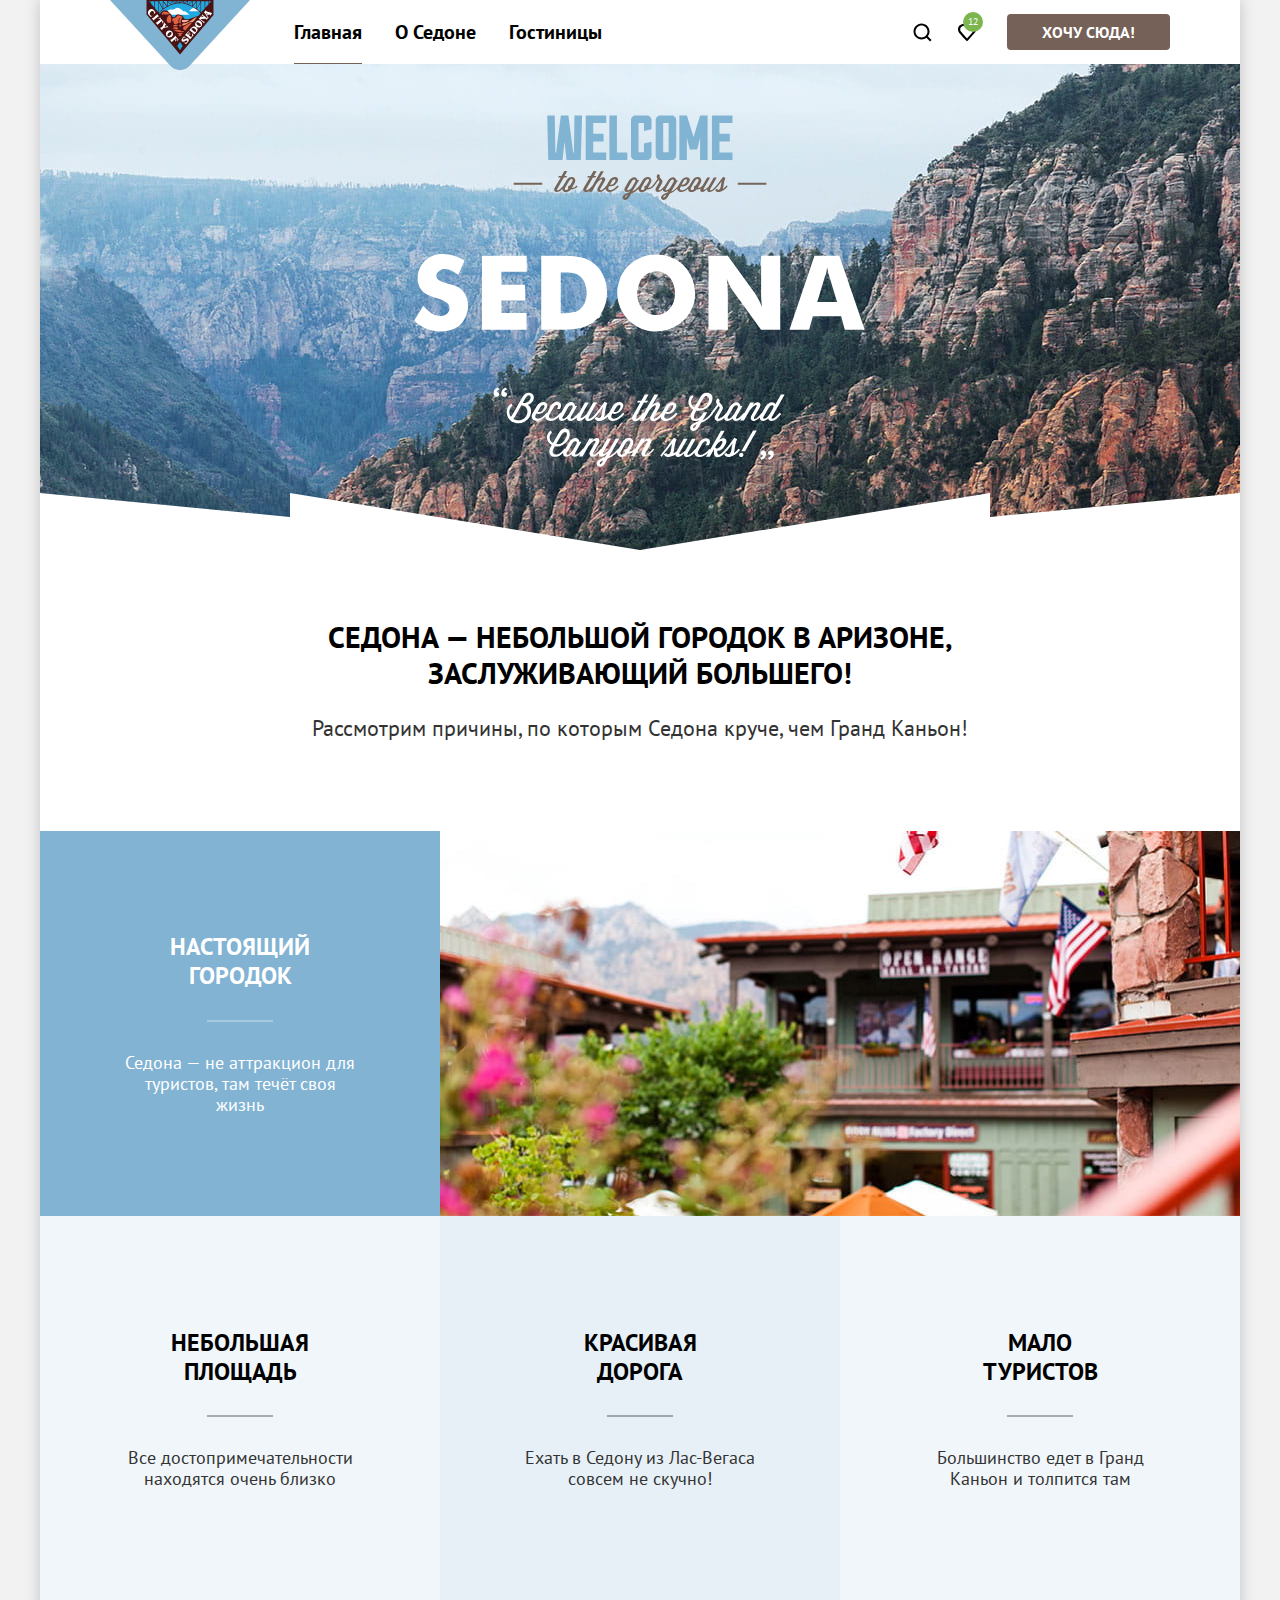
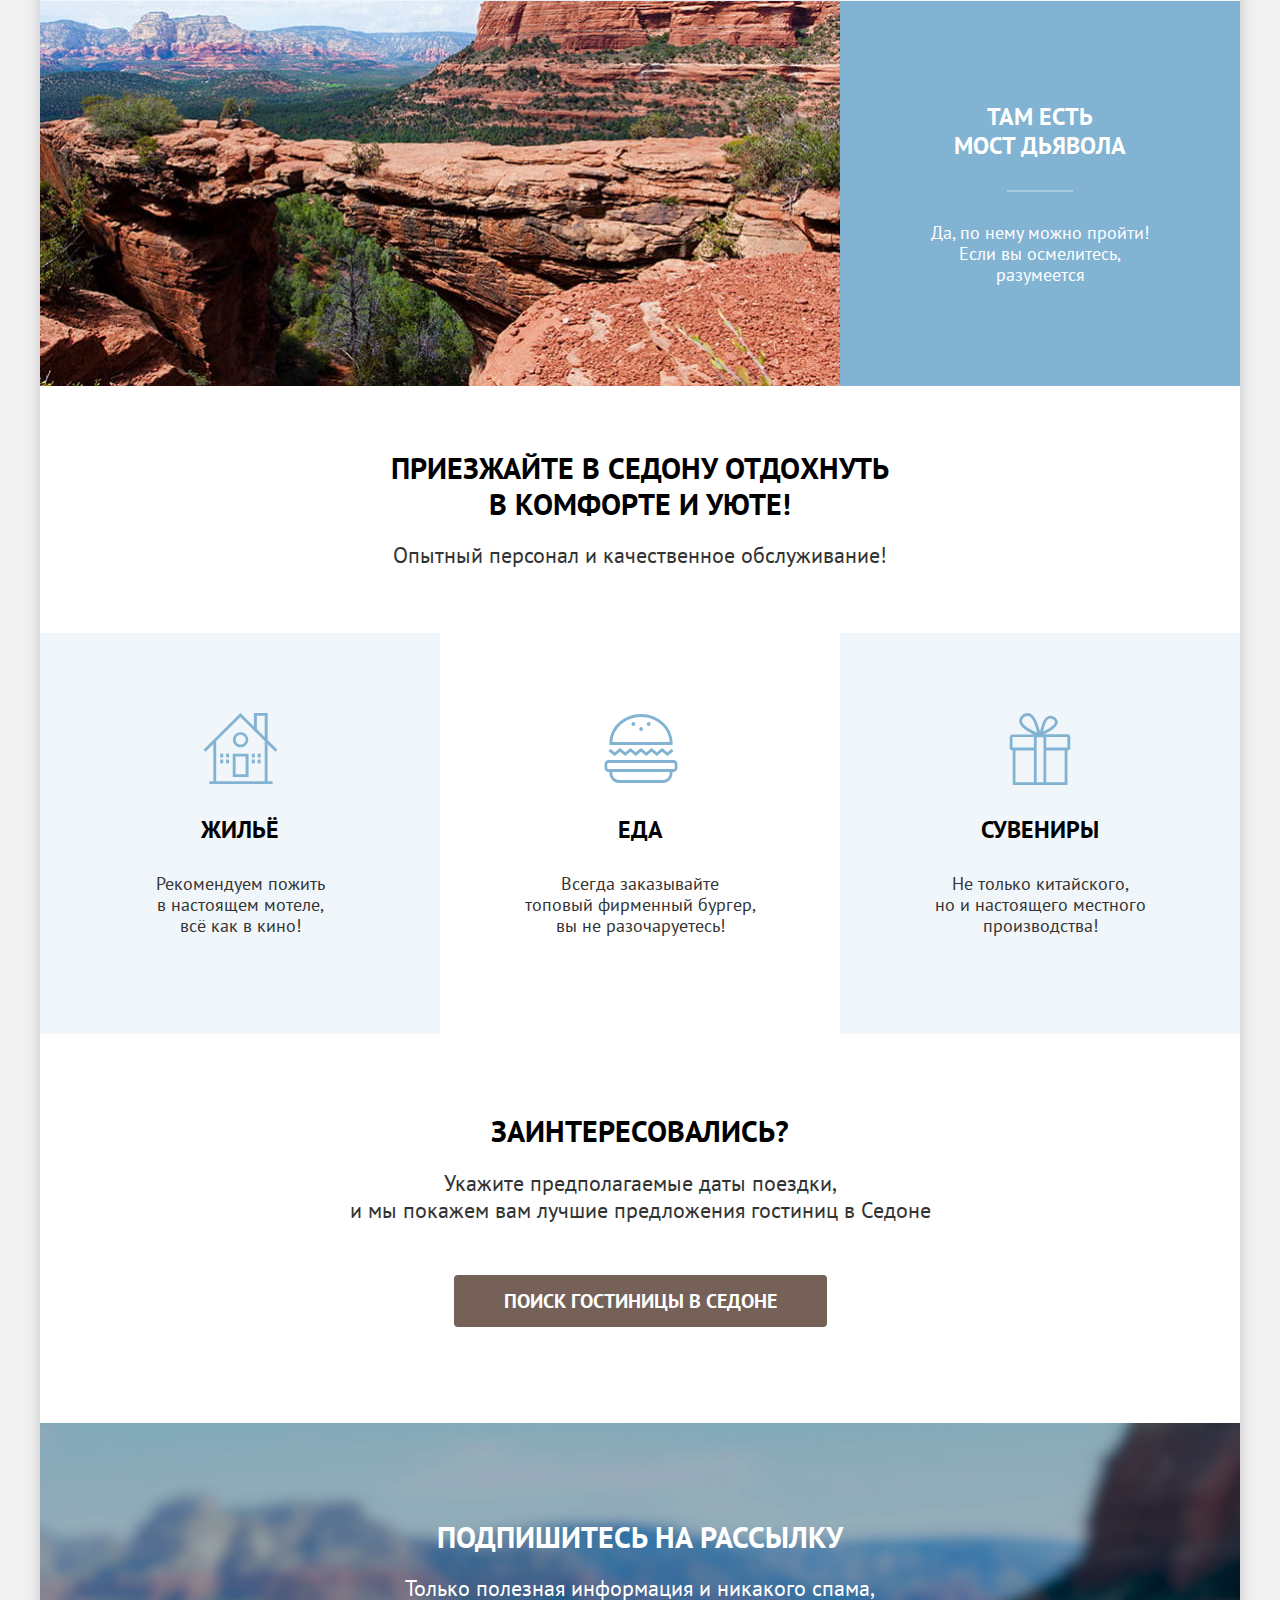
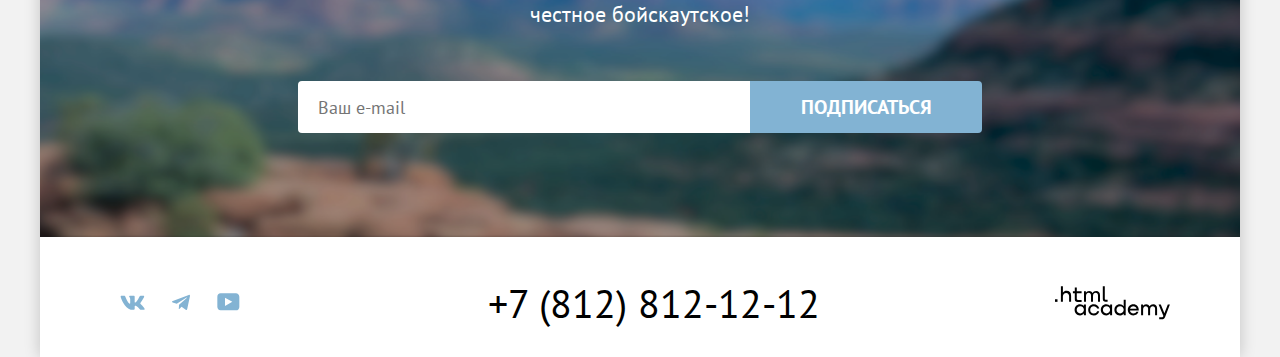
<file: index.html>
<!DOCTYPE html>
<html lang="ru">

  <head>
    <meta charset="utf-8">
    <title>HTML Academy: Седона</title>
    <link rel="stylesheet" href="styles/style.css">
    <link rel="icon" href="favicon.ico">
    <link rel="icon" type="image/png" sizes="32x32" href="images/favicon.png">
  </head>

  <body>
    <div class="wrapper">
      <header class="header">
        <div class="navigation">
          <a class="navigation-logo" href="#" aria-label="Логотип Седона.">
            <img src="images/nav/logo.svg" width="140" height="70" alt="Логотип Седона">
          </a>
          <nav class="navigation-menu">
            <a class="navigation-link active" href="#">Главная</a>
            <a class="navigation-link" href="#">О Седоне</a>
            <a class="navigation-link" href="#">Гостиницы</a>
          </nav>
          <nav class="navigation-user">
            <a class="navigation-link-search" href="#" aria-label="Поиск.">
              <svg role="img" aria-label="Иконка поиска." width="20" height="20" viewBox="0 0 20 20" fill="currentColor"
                xmlns="http://www.w3.org/2000/svg">
                <path
                  d="M19.5 18.0083L15.8 14.3287C16.8 13.0359 17.5 11.3453 17.5 9.4558C17.5 5.08011 13.9 1.5 9.5 1.5C5.1 1.5 1.5 5.17956 1.5 9.55525C1.5 13.9309 5.1 17.511 9.5 17.511C11.3 17.511 13 16.9144 14.4 15.8204L18.1 19.5L19.5 18.0083ZM9.5 15.5221C6.2 15.5221 3.5 12.837 3.5 9.55525C3.5 6.27348 6.2 3.5884 9.5 3.5884C12.8 3.5884 15.5 6.27348 15.5 9.55525C15.5 12.837 12.8 15.5221 9.5 15.5221Z"
                  fill="currentColor" />
              </svg>
            </a>
            <a class="navigation-link-favorite" href="#" aria-label="Избранное.">
              <svg role="img" aria-label="Иконка избранного." width="18" height="17" viewBox="0 0 18 17"
                fill="currentColor" xmlns="http://www.w3.org/2000/svg">
                <path
                  d="M8.9 17C8.6 17 8.3 16.9 8.1 16.6C2.7 10.5 1.4 9.1 1.1 8.7C0.4 7.8 0 6.6 0 5.4C0 2.4 2.4 0 5.5 0C6.8 0 8 0.5 9 1.3C10 0.5 11.3 0 12.5 0C15.5 0 18 2.4 18 5.4C18 6.7 17.5 7.9 16.7 8.8L9.7 16.7C9.5 16.9 9.3 17 8.9 17ZM2.9 7.5C3.2 7.9 6.4 11.5 9 14.4L15.2 7.4C15.7 6.9 15.9 6.2 15.9 5.4C15.9 3.6 14.4 2.1 12.6 2.1C11.6 2.1 10.6 2.6 9.9 3.4C9.6 3.7 9.3 3.8 9 3.8C8.7 3.8 8.4 3.6 8.2 3.4C7.5 2.6 6.5 2.1 5.5 2.1C3.7 2.1 2.2 3.6 2.2 5.4C2.1 6.3 2.5 7 2.9 7.5C2.8 7.5 2.8 7.5 2.9 7.5Z"
                  fill="currentColor" />
              </svg>
              <span class="favorite-count">12</span>
            </a>
            <a class="login-link" href="#">Хочу сюда!</a>
          </nav>
        </div>
      </header>

      <main class="main">
        <div class="main-background-image">
          <img class="promo-image" src="images/welcome.svg" width="452" height="352" alt="промо Седона.">
          <div class="divider"></div>
        </div>
        <header class="advantages-header">
          <h1>Седона — небольшой городок в Аризоне,<br>заслуживающий большего!</h1>
          <p>Рассмотрим причины, по которым Седона круче, чем Гранд Каньон!</p>
        </header>

        <section class="advantages">
          <article class="advantages-item-blue">
            <div class="advantages-text">
              <h2 class="advantages-title">Настоящий городок</h2>
              <p class="advantages-description-item-blue">Седона &mdash; не аттракцион для туристов, там течёт своя
                жизнь</p>
            </div>
            <img class="advantages-image" src="images/advantages/photo-1.jpg" width="800" height="385" alt="городок.">
          </article>

          <article class="advantages-item">
            <h2 class="features-title">Небольшая площадь</h2>
            <p class="advantages-description">Все достопримечательности находятся очень близко</p>
          </article>

          <article class="advantages-item advantages-item-color">
            <h2 class="features-title">Красивая дорога</h2>
            <p class="advantages-description">Ехать в Седону из Лас-Вегаса совсем не скучно!</p>
          </article>
          <article class="advantages-item">
            <h2 class="features-title">Мало туристов</h2>
            <p class="advantages-description">Большинство едет в Гранд Каньон и толпится там</p>
          </article>

          <article class="advantages-item-blue reverse">
            <div class="advantages-text">
              <h2 class="advantages-title">Там есть мост дьявола</h2>
              <p class="advantages-description-item-blue">Да, по нему можно пройти! Если вы осмелитесь, разумеется</p>
            </div>
            <img class="advantages-image" src="images/advantages/photo-2.jpg" width="800" height="385"
              alt="мост дьявола.">
          </article>
        </section>

        <header class="catalog-header">
          <h2>Приезжайте в Седону отдохнуть<br> в комфорте и уюте!</h2>
          <p>Опытный персонал и качественное обслуживание!</p>
        </header>

        <section class="catalog">
          <h2 class="catalog-page" aria-label="Страница каталога."></h2>
          <article class="catalog-item catalog-item-color">
            <div class="catalog-image"></div>
            <h3 class="catalog-title">Жильё</h3>
            <p class="catalog-description">Рекомендуем пожить<br>в настоящем мотеле,<br>всё как в кино!
            </p>
          </article>
          <article class="catalog-item">
            <div class="catalog-image"></div>
            <h3 class="catalog-title">Еда</h3>
            <p class="catalog-description">Всегда заказывайте<br> топовый фирменный бургер, вы не разочаруетесь!
            </p>
          </article>
          <article class="catalog-item catalog-item-color">
            <div class="catalog-image"></div>
            <h3 class="catalog-title">Сувениры</h3>
            <p class="catalog-description">Не&nbsp;только китайского, но&nbsp;и&nbsp;настоящего местного производства!
            </p>
          </article>
        </section>

        <header class="search-hotel-sedona">
          <h2>Заинтересовались?</h2>
          <p>Укажите предполагаемые даты поездки,<br> и мы покажем вам лучшие предложения
            гостиниц в Седоне</p>
          <a class="search-hotel" href="#">Поиск гостиницы в Седоне</a>
        </header>
      </main>

      <section class="subscribe-container">
        <div class="subscribe">
          <h2>
            Подпишитесь на рассылку
          </h2>
          <p>
            Только полезная информация и никакого спама,<br> честное бойскаутское!
          </p>
          <form class="subscribe-form" action="https://echo.htmlacademy.ru/" method="post">
            <label for="email" class="visually-hidden">Введите ваш e-mail</label>
            <input type="email" id="email" class="email" name="email" placeholder="Ваш e-mail" required>
            <button class="subscribe-button" type="submit">Подписаться</button>
          </form>
        </div>
      </section>

      <footer class="footer">
        <div class="social-icons">
          <a href="#" class="icon vk" aria-label="ВКонтакте.">
            <svg role="img" aria-label="Иконка ВКонтакте." width="25" height="15" viewBox="0 0 25 15" fill="currentColor" xmlns="http://www.w3.org/2000/svg">
              <path fill-rule="evenodd" clip-rule="evenodd"
                d="M24.1164 1.80445C24.2824 1.25845 24.1164 0.856445 23.3214 0.856445H20.6964C20.0284 0.856445 19.7204 1.20345 19.5534 1.58645C19.5534 1.58645 18.2184 4.78245 16.3274 6.85845C15.7154 7.46045 15.4374 7.65145 15.1034 7.65145C14.9364 7.65145 14.6854 7.46045 14.6854 6.91345V1.80445C14.6854 1.14845 14.5014 0.856445 13.9454 0.856445H9.81744C9.40044 0.856445 9.14944 1.16045 9.14944 1.44945C9.14944 2.07045 10.0954 2.21445 10.1924 3.96245V7.76045C10.1924 8.59345 10.0394 8.74444 9.70544 8.74444C8.81544 8.74444 6.65044 5.53345 5.36544 1.85945C5.11644 1.14445 4.86444 0.856445 4.19344 0.856445H1.56644C0.816443 0.856445 0.666443 1.20345 0.666443 1.58645C0.666443 2.26845 1.55644 5.65645 4.81144 10.1374C6.98144 13.1974 10.0364 14.8564 12.8194 14.8564C14.4884 14.8564 14.6944 14.4884 14.6944 13.8534V11.5404C14.6944 10.8034 14.8524 10.6564 15.3814 10.6564C15.7714 10.6564 16.4384 10.8484 17.9964 12.3234C19.7764 14.0724 20.0694 14.8564 21.0714 14.8564H23.6964C24.4464 14.8564 24.8224 14.4884 24.6064 13.7604C24.3684 13.0364 23.5184 11.9854 22.3914 10.7384C21.7794 10.0284 20.8614 9.26345 20.5824 8.88045C20.1934 8.38945 20.3044 8.17044 20.5824 7.73345C20.5824 7.73345 23.7824 3.30745 24.1154 1.80445H24.1164Z"
                fill="currentColor" />
            </svg>
          </a>
          <a href="#" class="icon telegram" aria-label="Телеграм.">
            <svg role="img" aria-label="Иконка Телеграм." width="18" height="16" viewBox="0 0 18 16" fill="currentColor" xmlns="http://www.w3.org/2000/svg">
              <path
                d="M16.785 0.955705L0.840489 7.1042C-0.247661 7.54126 -0.241365 8.14828 0.640845 8.41897L4.73445 9.69597L14.2058 3.72014C14.6537 3.44766 15.0629 3.59424 14.7265 3.89281L7.05283 10.8183H7.05103L7.05283 10.8192L6.77045 15.0387C7.18413 15.0387 7.36669 14.8489 7.59871 14.625L9.58705 12.6915L13.7229 15.7464C14.4855 16.1664 15.0332 15.9506 15.2229 15.0405L17.9379 2.2453C18.2158 1.13107 17.5126 0.626562 16.785 0.955705Z"
                fill="currentColor" />
            </svg>
          </a>
          <a href="#" class="icon youtube" aria-label="Ютуб.">
            <svg role="img" aria-label="Иконка Ютуб." width="23" height="18" viewBox="0 0 23 18" fill="currentColor" xmlns="http://www.w3.org/2000/svg">
              <path
                d="M18.9403 0.356445H3.5075C1.64681 0.356445 0.333374 1.9502 0.333374 3.75645V13.8502C0.333374 15.7627 1.64681 17.3564 3.5075 17.3564H19.1592C20.801 17.3564 22.3334 15.7627 22.3334 13.9564V3.75645C22.1145 1.9502 20.801 0.356445 18.9403 0.356445ZM7.99507 12.8939V4.81894L15.3284 8.85645L7.99507 12.8939Z"
                fill="currentColor" />
            </svg>

          </a>
        </div>
        <a class="tel" href="tel:+78128121212">+7 (812) 812-12-12</a>
        <a class="copyright" href="#">
          <svg role="img" aria-label="Логотип авторских прав." width="115" height="34" viewBox="0 0 115 34" fill="none" xmlns="http://www.w3.org/2000/svg">
            <path d="M0 13.2564V15.8564H2.5V13.2564H0Z" fill="currentColor" />
            <path
              d="M11.6 4.85645C10 4.85645 8.8 5.55645 8 6.55645H7.9V0.356445H5.9V15.8564H7.9V10.5564C7.9 8.45645 9.2 6.95645 11.2 6.95645C13 6.95645 14.1 8.35645 14.1 10.1564V15.8564H16.1V9.75644C16.2 6.75644 14.3 4.85645 11.6 4.85645Z"
              fill="currentColor" />
            <path
              d="M26.6 5.15645H21.8V1.45645H19.8V5.25645H17.9V7.25645H19.8V13.2564C19.8 14.9564 20.8 15.9564 22.5 15.9564H26.6V13.9564H22.9C22.2 13.9564 21.8 13.5564 21.8 12.8564V7.15645H26.6V5.15645Z"
              fill="currentColor" />
            <path
              d="M41.1 4.95645C39.5 4.95645 38.2 5.75644 37.6 7.05645H37.5C36.9 5.85645 35.7 4.95645 34.1 4.95645C32.7 4.95645 31.6 5.75645 31 6.75645H30.9V5.15645H29V15.7564H31V10.3564C31 8.35645 32 6.85645 33.6 6.85645C35.1 6.85645 36 7.85645 36 9.45645V15.7564H38V10.1564C38 7.75645 39.4 6.85645 40.6 6.85645C42.1 6.85645 43 7.85645 43 9.45645V15.7564H45V9.25644C45.1 6.75644 43.6 4.95645 41.1 4.95645Z"
              fill="currentColor" />
            <path
              d="M47.8 13.0564C47.8 14.7564 48.8 15.7564 50.6 15.7564H52.6V13.7564H50.9C50.2 13.7564 49.8 13.3564 49.8 12.6564V0.356445H47.8V13.0564Z"
              fill="currentColor" />
            <path
              d="M28.9 20.0564C28 18.9564 26.7 18.2564 25 18.2564C21.9 18.2564 19.6 20.5564 19.6 23.8564C19.6 27.1564 21.9 29.4564 25 29.4564C26.8 29.4564 28 28.6564 28.8 27.5564H28.9V29.1564H30.9V18.5564H28.9V20.0564ZM25.3 27.4564C23.1 27.4564 21.7 25.8564 21.7 23.8564C21.7 21.8564 23.1 20.2564 25.3 20.2564C27.5 20.2564 28.9 21.8564 28.9 23.8564C28.9 25.7564 27.5 27.4564 25.3 27.4564Z"
              fill="currentColor" />
            <path
              d="M44.2 22.3564C43.7 19.9564 41.6 18.2564 38.8 18.2564C35.4 18.2564 33.2 20.7564 33.2 23.8564C33.2 26.9564 35.4 29.4564 38.8 29.4564C41.6 29.4564 43.7 27.6564 44.2 25.2564H42.1C41.7 26.5564 40.4 27.5564 38.8 27.5564C36.6 27.5564 35.2 25.9564 35.2 23.9564C35.2 21.9564 36.6 20.3564 38.8 20.3564C40.4 20.3564 41.6 21.3564 42.1 22.5564H44.2V22.3564Z"
              fill="currentColor" />
            <path
              d="M55.1 20.0564C54.2 18.9564 52.9 18.2564 51.2 18.2564C48.1 18.2564 45.8 20.5564 45.8 23.8564C45.8 27.1564 48.1 29.4564 51.2 29.4564C53 29.4564 54.2 28.6564 55 27.5564H55.1V29.1564H57.1V18.5564H55.1V20.0564ZM51.5 27.4564C49.3 27.4564 47.9 25.8564 47.9 23.8564C47.9 21.8564 49.3 20.2564 51.5 20.2564C53.7 20.2564 55.1 21.8564 55.1 23.8564C55.1 25.7564 53.6 27.4564 51.5 27.4564Z"
              fill="currentColor" />
            <path
              d="M68.7 20.1564C67.8 19.0564 66.5 18.2564 64.8 18.2564C61.7 18.2564 59.4 20.5564 59.4 23.8564C59.4 27.1564 61.6 29.4564 64.8 29.4564C66.5 29.4564 67.8 28.6564 68.6 27.6564H68.7V29.1564H70.7V13.7564H68.7V20.1564ZM65.1 27.4564C62.9 27.4564 61.5 25.8564 61.5 23.8564C61.5 21.8564 62.9 20.2564 65.1 20.2564C67.3 20.2564 68.7 21.8564 68.7 23.8564C68.6 25.8564 67.2 27.4564 65.1 27.4564Z"
              fill="currentColor" />
            <path
              d="M78.3 18.2564C75 18.2564 72.8 20.7564 72.8 23.8564C72.8 26.8564 74.9 29.4564 78.3 29.4564C80.8 29.4564 82.8 28.1564 83.5 25.8564H81.4C80.9 26.8564 79.8 27.4564 78.4 27.4564C76.5 27.4564 75.1 26.1564 75 24.5564H83.8C84 20.9564 81.8 18.2564 78.3 18.2564ZM78.3 20.1564C80 20.1564 81.3 21.1564 81.6 22.7564H75.1C75.4 21.2564 76.6 20.1564 78.3 20.1564Z"
              fill="currentColor" />
            <path
              d="M98.2 18.2564C96.6 18.2564 95.3 19.0564 94.6 20.2564H94.5C93.9 19.0564 92.7 18.2564 91.1 18.2564C89.7 18.2564 88.6 18.9564 88 20.0564V18.5564H86.1V29.1564H88.1V23.7564C88.1 21.7564 89.1 20.3564 90.7 20.2564C92.2 20.2564 93.1 21.2564 93.1 22.8564V29.1564H95.1V23.5564C95.1 21.1564 96.5 20.2564 97.7 20.2564C99.2 20.2564 100.1 21.2564 100.1 22.8564V29.1564H102.1V22.6564C102.2 20.0564 100.7 18.2564 98.2 18.2564Z"
              fill="currentColor" />
            <path
              d="M109.4 27.3564L105.8 18.4564H103.6L108.4 30.0564C108.1 30.9564 107.7 31.2564 106.7 31.2564H104.2V33.2564H106.7C108.5 33.2564 109.5 32.4564 110.2 30.6564L114.9 18.4564H112.8L109.4 27.3564Z"
              fill="currentColor" />
          </svg>
        </a>
      </footer>


    </div>

    <div class="modal-container modal-container-close">
      <section class="modal">
        <h2 class="modal-title">Поиск гостиницы в Седоне</h2>
        <button class="modal-close" type="button" aria-label="Закрыть модальное окно.">
          <svg class="cross" role="img" aria-label="Иконка закрытия" width="15" height="15" viewBox="0 0 15 15" fill="none" xmlns="http://www.w3.org/2000/svg">
            <path
              d="M14.4907 1.78279L13.1984 0.490479L7.49072 6.19817L1.78303 0.490479L0.490723 1.78279L6.19842 7.49048L0.490723 13.1982L1.78303 14.4905L7.49072 8.78279L13.1984 14.4905L14.4907 13.1982L8.78303 7.49048L14.4907 1.78279Z"
              fill="black" />
          </svg>
        </button>
        <div class="modal-auth">
          <form class="modal-auth-form" action="https://echo.htmlacademy.ru/" method="post">
            <div class="label-wrapper-date">
              <label for="date-start" id="date-start-label">Дата Заезда:</label>
              <input class="auth-form-field" type="text" name="date-start" id="date-start" placeholder="27 апреля 2020"
                required>
              <span class="alert-error">Мы не можем отправить вас в прошлое.</span>
            </div>
            <div class="label-wrapper-date">
              <label for="date-end" class="date-label">Дата Выезда:</label>
              <input class="auth-form-field" type="text" name="date-end" id="date-end" placeholder="1 сентября 2023"
                required>
              <span class="alert">На эти даты есть свободные номера. Пока есть.</span>
            </div>
            <div class="label-wrapper">
              <div class="clients-wrapper">
                <label for="clients-older-field">Взрослые:</label>
                <input class="auth-form-field" type="number" name="clients-older" id="clients-older-field"
                  placeholder="2" required>
                <span class="button-counter-wrapper">
                  <button class="button-counter" type="button">
                    <svg class="clients clients-minus" role="img" aria-label="Уменьшить количество взрослых." width="15" height="2"
                      viewBox="0 0 15 2" fill="currentColor" xmlns="http://www.w3.org/2000/svg">
                      <path d="M0.392822 0L0.392822 2L14.3928 2V0L0.392822 0Z" fill="currentColor" />
                    </svg>
                  </button>
                  <button class="button-counter" type="button">
                    <svg class="clients clients-plus" role="img" aria-label="Добавить количество взрослых." width="14" height="14"
                      viewBox="0 0 14 14" fill="currentColor" xmlns="http://www.w3.org/2000/svg">
                      <path d="M14 6H8V0H6V6H0V8H6V14H8V8H14V6Z" fill="currentColor" />
                    </svg>
                  </button>
                </span>
              </div>
              <div class="clients-wrapper clients-child">
                <div class="form-label-icon">
                  <label for="clients-child-field">Дети:</label>
                  <div class="tooltip">
                    <button class="tooltip-toggle" type="button" aria-label="Всплывающая подсказка."></button>
                    <p class="tooltip-text">Укажите количество детей, которые будут
                      с вами, возраст которых от 6 до 18 лет. Дети до 6 лет размещаются бесплатно.</p>
                  </div>
                </div>
                <input class="auth-form-field" type="number" name="clients-child" id="clients-child-field"
                  placeholder="2" required>
                <div class="button-counter-wrapper">
                  <button class="button-counter" type="button">
                    <svg class="clients clients-minus" role="img" aria-label="Уменьшить количество детей." width="15" height="2"
                      viewBox="0 0 15 2" fill="currentColor" xmlns="http://www.w3.org/2000/svg">
                      <path d="M0.392822 0L0.392822 2L14.3928 2V0L0.392822 0Z" fill="currentColor" />
                    </svg>
                  </button>
                  <button class="button-counter" type="button">
                    <svg class="clients clients-plus" role="img" aria-label="Увеличить количество детей." width="14" height="14"
                      viewBox="0 0 14 14" fill="currentColor" xmlns="http://www.w3.org/2000/svg">
                      <path d="M14 6H8V0H6V6H0V8H6V14H8V8H14V6Z" fill="currentColor" />
                    </svg>
                  </button>
                </div>
              </div>
            </div>
            <button class="modal-button-submit" type="submit">Найти</button>
          </form>
        </div>
      </section>
    </div>

  </body>

</html>
</file>
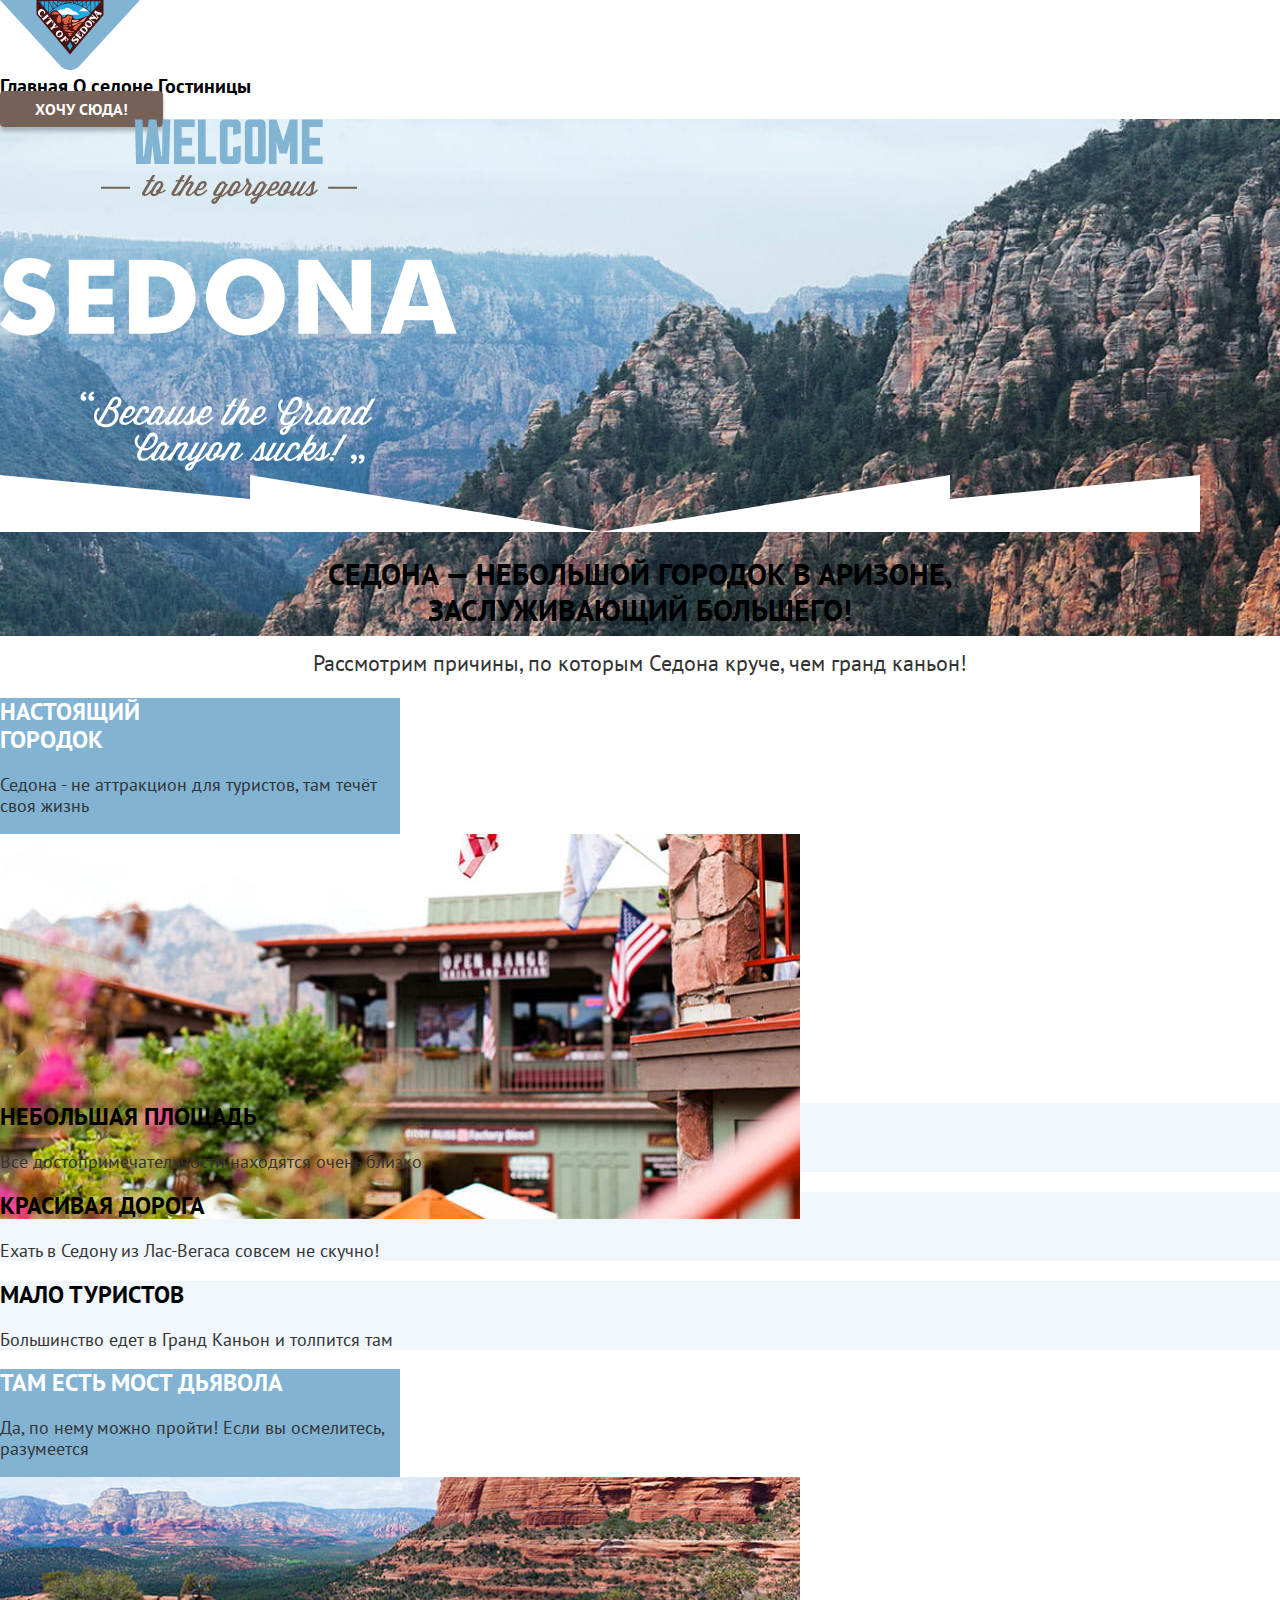
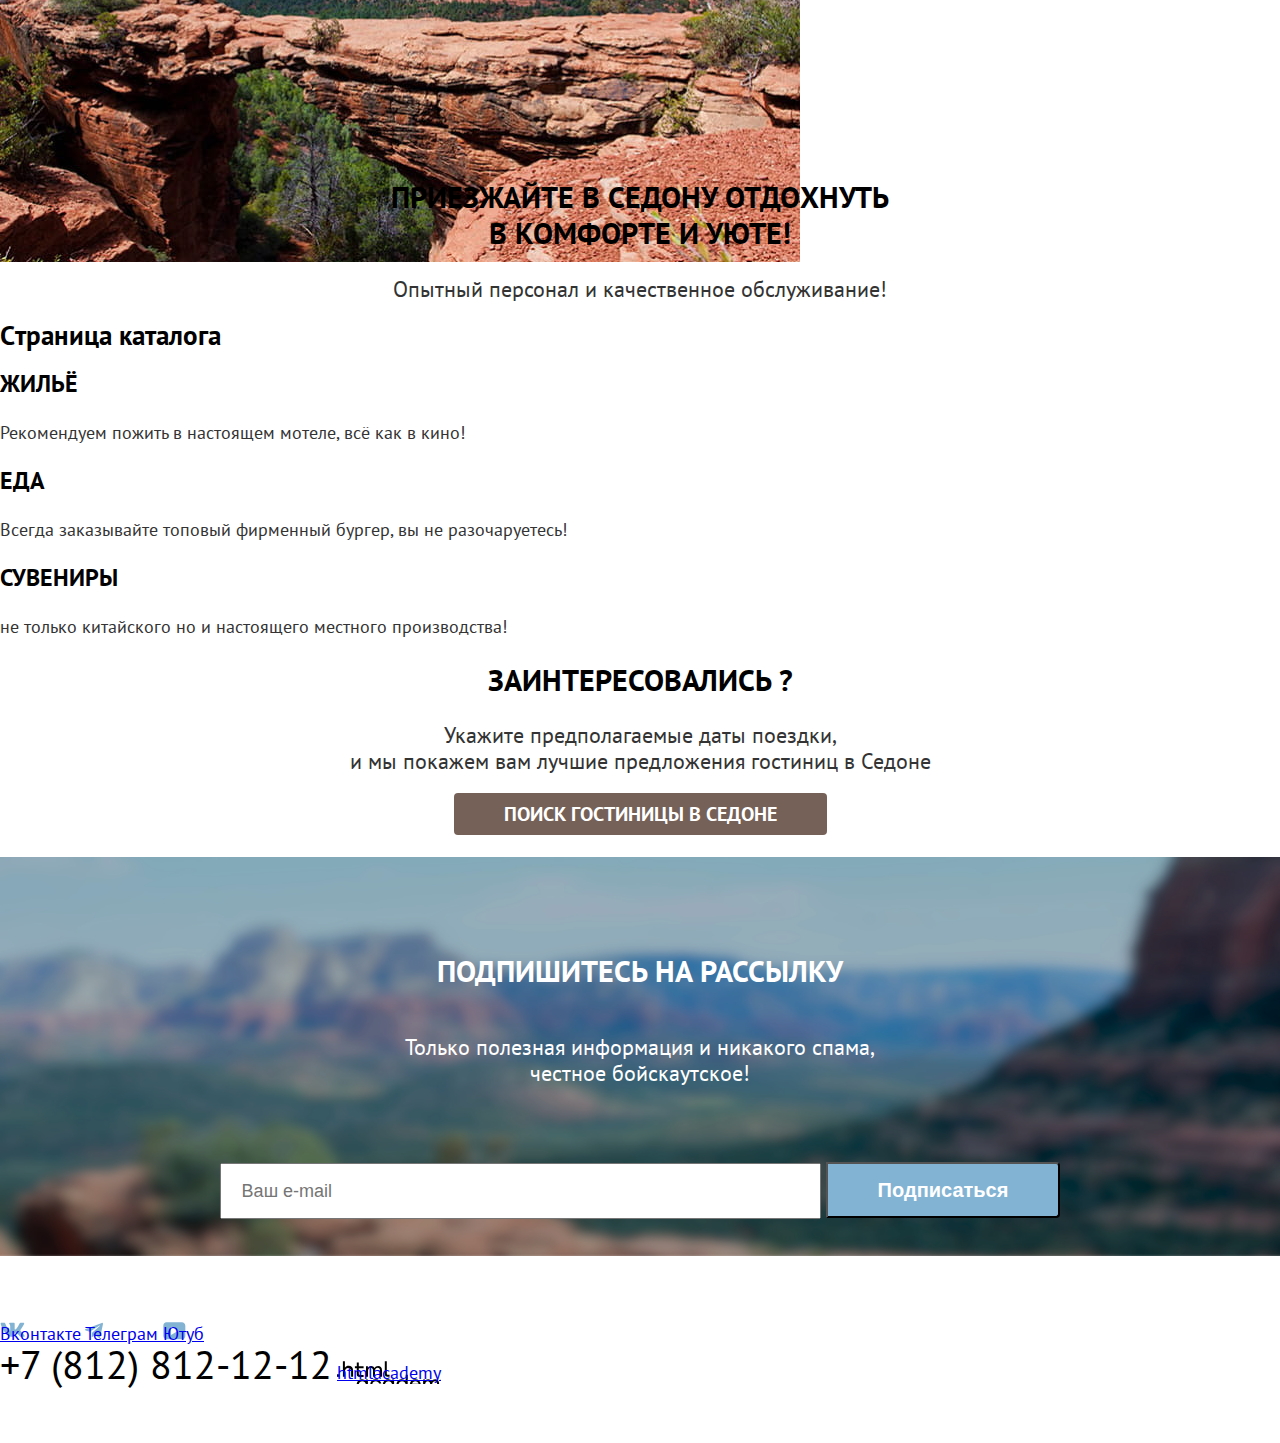
<file: 2/index.html>
<!DOCTYPE html>
<html lang="ru">

  <head>
    <meta charset="utf-8">
    <title>HTML Academy: Седона</title>
    <link rel="stylesheet" href="styles/style.css">
    <base href="https://htmlacademy-htmlcss.github.io/2506383-sedona-1/2/">
</head>

  <body>

    <header class="header">
      <nav class="navigation">
        <a class="navigation-logo" href="#">
          <img class="header-logo" src="images/nav/logo.svg" alt="логотип Sedona">
        </a>
        <nav class="navigation-menu">
          <a class="navigation-link active" href="#">Главная</a>
          <a class="navigation-link" href="#">О седоне</a>
          <a class="navigation-link" href="#">Гостиницы</a>
        </nav>
        <nav class="navigation-user">
          <a class="navigation-link-search" aria-label="Поиск" href="#"></a>
          <a class="navigation-link-favorite" aria-label="Избранное" href="#"></a>
          <a class="login-link" href="#">Хочу сюда!</a>
        </nav>
      </nav>
    </header>

    <main class="main main-background-image">
      <img class="promo-image" src="images/welcome.svg" alt="промо Седона">
      <img class="divider" src="images/divider.svg" alt="разделитель">
      <section class="advantages">
        <header class="advantages-header">
          <h1>Седона — небольшой городок в Аризоне,<br> заслуживающий большего!</h1>
          <p>Рассмотрим причины, по которым Седона круче, чем гранд каньон!</p>
        </header>

        <section class="advantages-item-blue">
          <h2 class="advantages-title">Настоящий<br> городок</h2>
          <p class="advantages-description">Седона - не аттракцион для туристов, там течёт своя жизнь</p>
          <img class="advantages-image" src="images/advantages/photo-1.jpg" alt="городок">
        </section>
        <section class="advantages-item">
          <h2 class="advantages-title">Небольшая площадь</h2>
          <p class="advantages-description">Все достопримечательности находятся очень близко</p>
        </section>
        <section class="advantages-item">
          <h2 class="advantages-title">Красивая дорога</h2>
          <p class="advantages-description">Ехать в Седону из Лас-Вегаса совсем не скучно!</p>
        </section>
        <section class="advantages-item">
          <h2 class="advantages-title">Мало туристов</h2>
          <p class="advantages-description">Большинство едет в Гранд Каньон и толпится там</p>
        </section>
        <section class="advantages-item-blue">
          <h2 class="advantages-title">Там есть мост дьявола</h2>
          <p class="advantages-description">Да, по нему можно пройти! Если вы осмелитесь, разумеется</p>
          <img class="advantages-image" src="images/advantages/photo-2.jpg" alt="мост дьявола">
        </section>
      </section>

      <header class="catalog-header">
        <h2>Приезжайте в Седону отдохнуть<br> в комфорте и уюте!</h2>
        <p>Опытный персонал и качественное обслуживание!</p>
      </header>

      <article class="catalog">
        <h2 class="catalog-page">
          <span class="visually-hidden">Cтраница каталога</span>
        </h2>
        <article class="catalog-item catalog-house-image">
          <h3 class="catalog-title">Жильё</h3>
          <p class="catalog-description">Рекомендуем пожить в настоящем мотеле, всё как в кино!</p>
        </article>
        <article class="catalog-item catalog-food-image">
          <h3 class="catalog-title">Еда</h3>
          <p class="catalog-description">Всегда заказывайте топовый фирменный бургер, вы не разочаруетесь!</p>
        </article>
        <article class="catalog-item catalog-gift-image">
          <h3 class="catalog-title">Сувениры</h3>
          <p class="catalog-description">не только китайского но и настоящего местного производства!</p>
        </article>
      </article>

      <header class="search-hotel-sedona">
        <h2>Заинтересовались ?</h2>
        <p>Укажите предполагаемые даты поездки,<br> и мы покажем вам лучшие предложения
          гостиниц в Седоне</p>
        <a class="search-hotel" href="#">Поиск гостиницы в Седоне</a>
      </header>
    </main>

    <footer class="footer">
      <div class="subscribe subscribe-background-image">
        <h2>
          Подпишитесь на рассылку
        </h2>
        <p>
          Только полезная информация и никакого спама,<br> честное бойскаутское!
        </p>
        <form class="subscribe-form">
          <input type="email" class="email" placeholder="Ваш e-mail">
          <button class="subscribe-button" type="submit">Подписаться</button>
        </form>
      </div>

      <div class="footer-list">
        <nav class="social-links">
          <a class="social-link social-vk-image" href="#">
            <span class="visually-hidden">Вконтакте</span>
          </a>
          <a class="social-link social-telegram-image" href="#">
            <span class="visually-hidden">Телеграм</span>
          </a>
          <a class="social-link social-youtube-image" href="#">
            <span class="visually-hidden">Ютуб</span>
          </a>
        </nav>
        <a class="tel" href="tel:+78128121212">+7 (812) 812-12-12</a>
        <a class="copyright" href="#">htmlacademy</a>
      </div>

    </footer>

  </body>

</html>
</file>
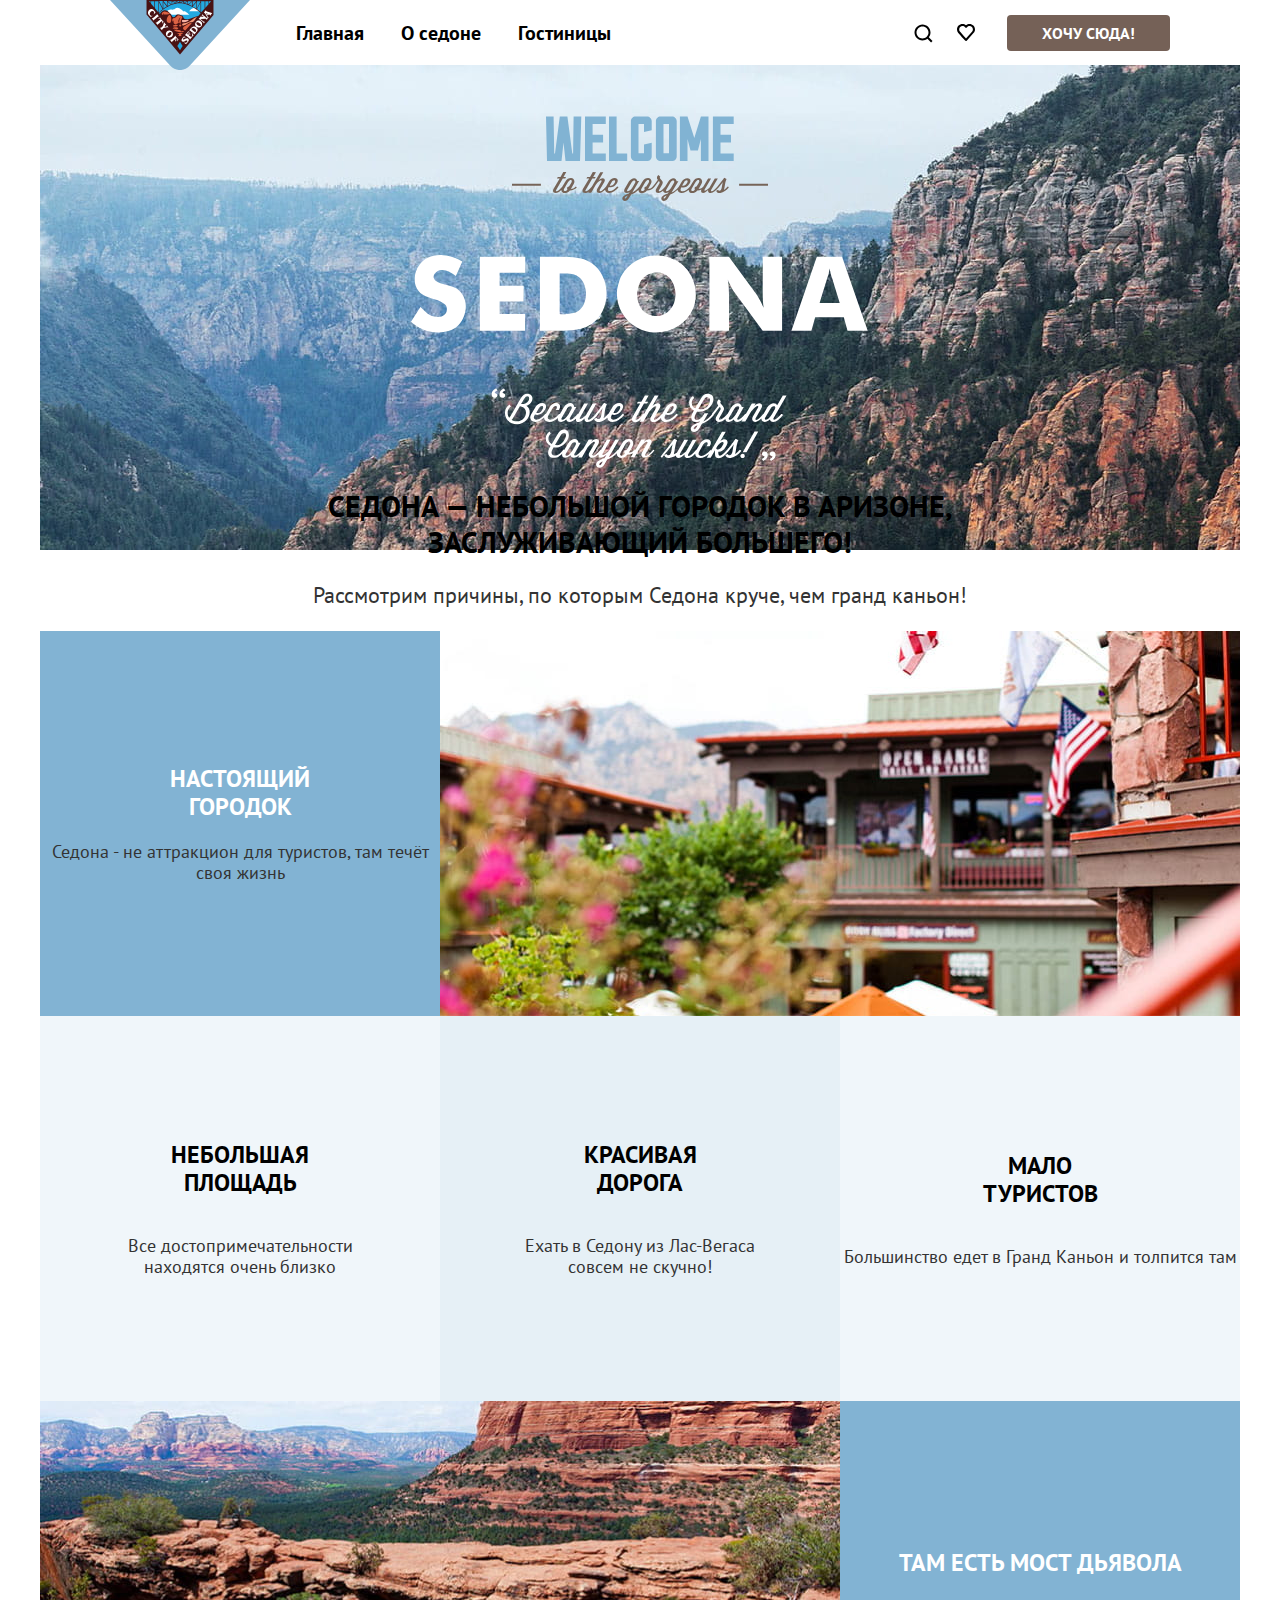
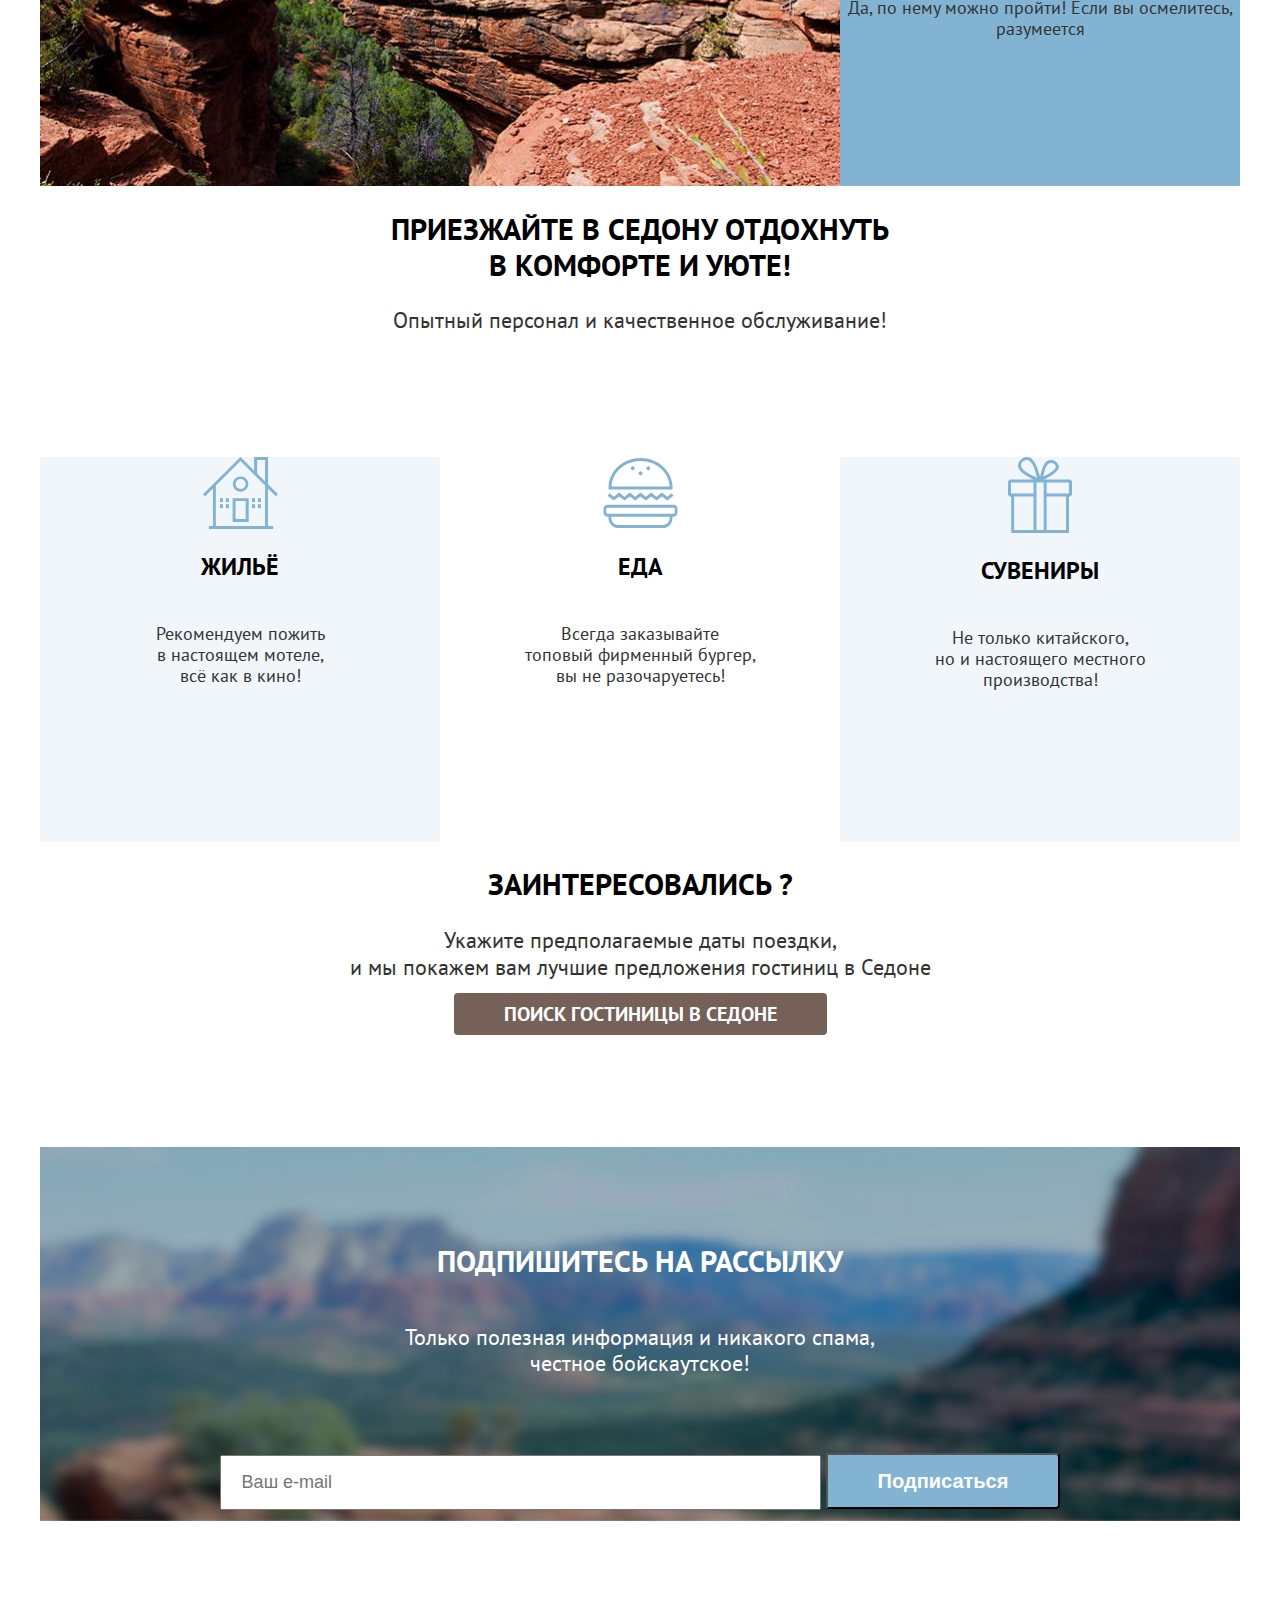
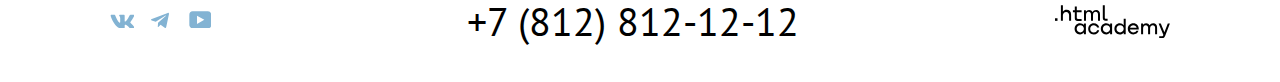
<file: 3/index.html>
<!DOCTYPE html>
<html lang="ru">

  <head>
    <meta charset="utf-8">
    <title>HTML Academy: Седона</title>
    <link rel="stylesheet" href="styles/style.css">
    <base href="https://htmlacademy-htmlcss.github.io/2506383-sedona-1/3/">
</head>

  <body>
    <div class="wrapper">
      <header class="header">
        <nav class="navigation">
          <a class="navigation-logo" href="#">
            <span class="visually-hidden">логотип седона</span>
          </a>
          <nav class="navigation-menu">
            <a class="navigation-link active" href="#">Главная</a>
            <a class="navigation-link" href="#">О седоне</a>
            <a class="navigation-link" href="#">Гостиницы</a>
          </nav>
          <nav class="navigation-user">
            <a class="navigation-link-search" href="#">
              <span class="visually-hidden">Поиск</span>
            </a>
            <a class="navigation-link-favorite" href="#">
              <span class="visually-hidden">Избранное</span>
            </a>
            <a class="login-link" href="#">Хочу сюда!</a>
          </nav>
        </nav>
      </header>

      <main class="main main-background-image">
        <div class="main-container">
          <img class="promo-image" src="images/welcome.svg" alt="промо Седона">

          <header class="advantages-header">
            <h1>Седона — небольшой городок в Аризоне,<br> заслуживающий большего!</h1>
            <p>Рассмотрим причины, по которым Седона круче, чем гранд каньон!</p>
          </header>

          <section class="advantages">
            <section class="advantages-item-blue">
              <div class="advantages-text">
                <h2 class="advantages-title">Настоящий<br> городок</h2>
                <p class="advantages-description">Седона - не аттракцион для туристов, там течёт своя жизнь</p>
              </div>
              <img class="advantages-image" src="images/advantages/photo-1.jpg" width="800" height="385" alt="городок">
            </section>
            <section class="advantages-item">
              <h2 class="advantages-title">Небольшая<br> площадь</h2>
              <p class="advantages-description">Все достопримечательности<br> находятся очень близко</p>
            </section>

            <section class="advantages-item advantages-item-color">
              <h2 class="advantages-title">Красивая<br> дорога</h2>
              <p class="advantages-description">Ехать в Седону из Лас-Вегаса<br> совсем не скучно!</p>
            </section>

            <section class="advantages-item">
              <h2 class="advantages-title">Мало<br> туристов</h2>
              <p class="advantages-description">Большинство едет в Гранд Каньон и толпится там</p>
            </section>

            <section class="advantages-item-blue reverse">
              <div class="advantages-text">
                <h2 class="advantages-title">Там есть мост дьявола</h2>
                <p class="advantages-description">Да, по нему можно пройти! Если вы осмелитесь, разумеется</p>
              </div>
              <img class="advantages-image" src="images/advantages/photo-2.jpg" alt="мост дьявола" width="800"
                height="385">
            </section>
          </section>

          <header class="catalog-header">
            <h2>Приезжайте в Седону отдохнуть<br> в комфорте и уюте!</h2>
            <p>Опытный персонал и качественное обслуживание!</p>
          </header>

          <article class="catalog">
            <h2 class="catalog-page">
              <span class="visually-hidden">Cтраница каталога</span>
            </h2>
            <article class="catalog-item catalog-item-color">
              <img src="images/catalog/house.svg" alt="Жильё" width="77" height="72">
              <h3 class="catalog-title">Жильё</h3>
              <p class="catalog-description">Рекомендуем пожить<br> в настоящем мотеле,<br> всё как в кино!</p>
            </article>
            <article class="catalog-item">
              <img src="images/catalog/food.svg" alt="Еда" width="76" height="72">
              <h3 class="catalog-title">Еда</h3>
              <p class="catalog-description">Всегда заказывайте<br> топовый фирменный бургер,<br> вы не разочаруетесь!
              </p>
            </article>
            <article class="catalog-item catalog-item-color">
              <img src="images/catalog/gift.svg" alt="Сувениры" width="76" height="76">
              <h3 class="catalog-title">Сувениры</h3>
              <p class="catalog-description">Не только китайского,<br> но и настоящего местного<br> производства!</p>
            </article>
          </article>

          <header class="search-hotel-sedona">
            <h2>Заинтересовались ?</h2>
            <p>Укажите предполагаемые даты поездки,<br> и мы покажем вам лучшие предложения
              гостиниц в Седоне</p>
            <a class="search-hotel" href="#">Поиск гостиницы в Седоне</a>
          </header>
        </div>
      </main>

      <footer class="footer">
        <div class="subscribe subscribe-background-image">
          <h2>
            Подпишитесь на рассылку
          </h2>
          <p>
            Только полезная информация и никакого спама,<br> честное бойскаутское!
          </p>
          <form class="subscribe-form">
            <input type="email" class="email" placeholder="Ваш e-mail">
            <button class="subscribe-button" type="submit">Подписаться</button>
          </form>
        </div>

        <div class="footer-list">
          <nav class="social-links">
            <a class="social-link social-vk-image" href="#">
              <span class="visually-hidden">Вконтакте</span>
            </a>
            <a class="social-link social-telegram-image" href="#">
              <span class="visually-hidden">Телеграм</span>
            </a>
            <a class="social-link social-youtube-image" href="#">
              <span class="visually-hidden">Ютуб</span>
            </a>
          </nav>
          <a class="tel" href="tel:+78128121212">+7 (812) 812-12-12</a>
          <a class="copyright" href="#">
            <span class="visually-hidden">htmlacademy</span>
          </a>
        </div>

      </footer>
    </div>
  </body>

</html>
</file>
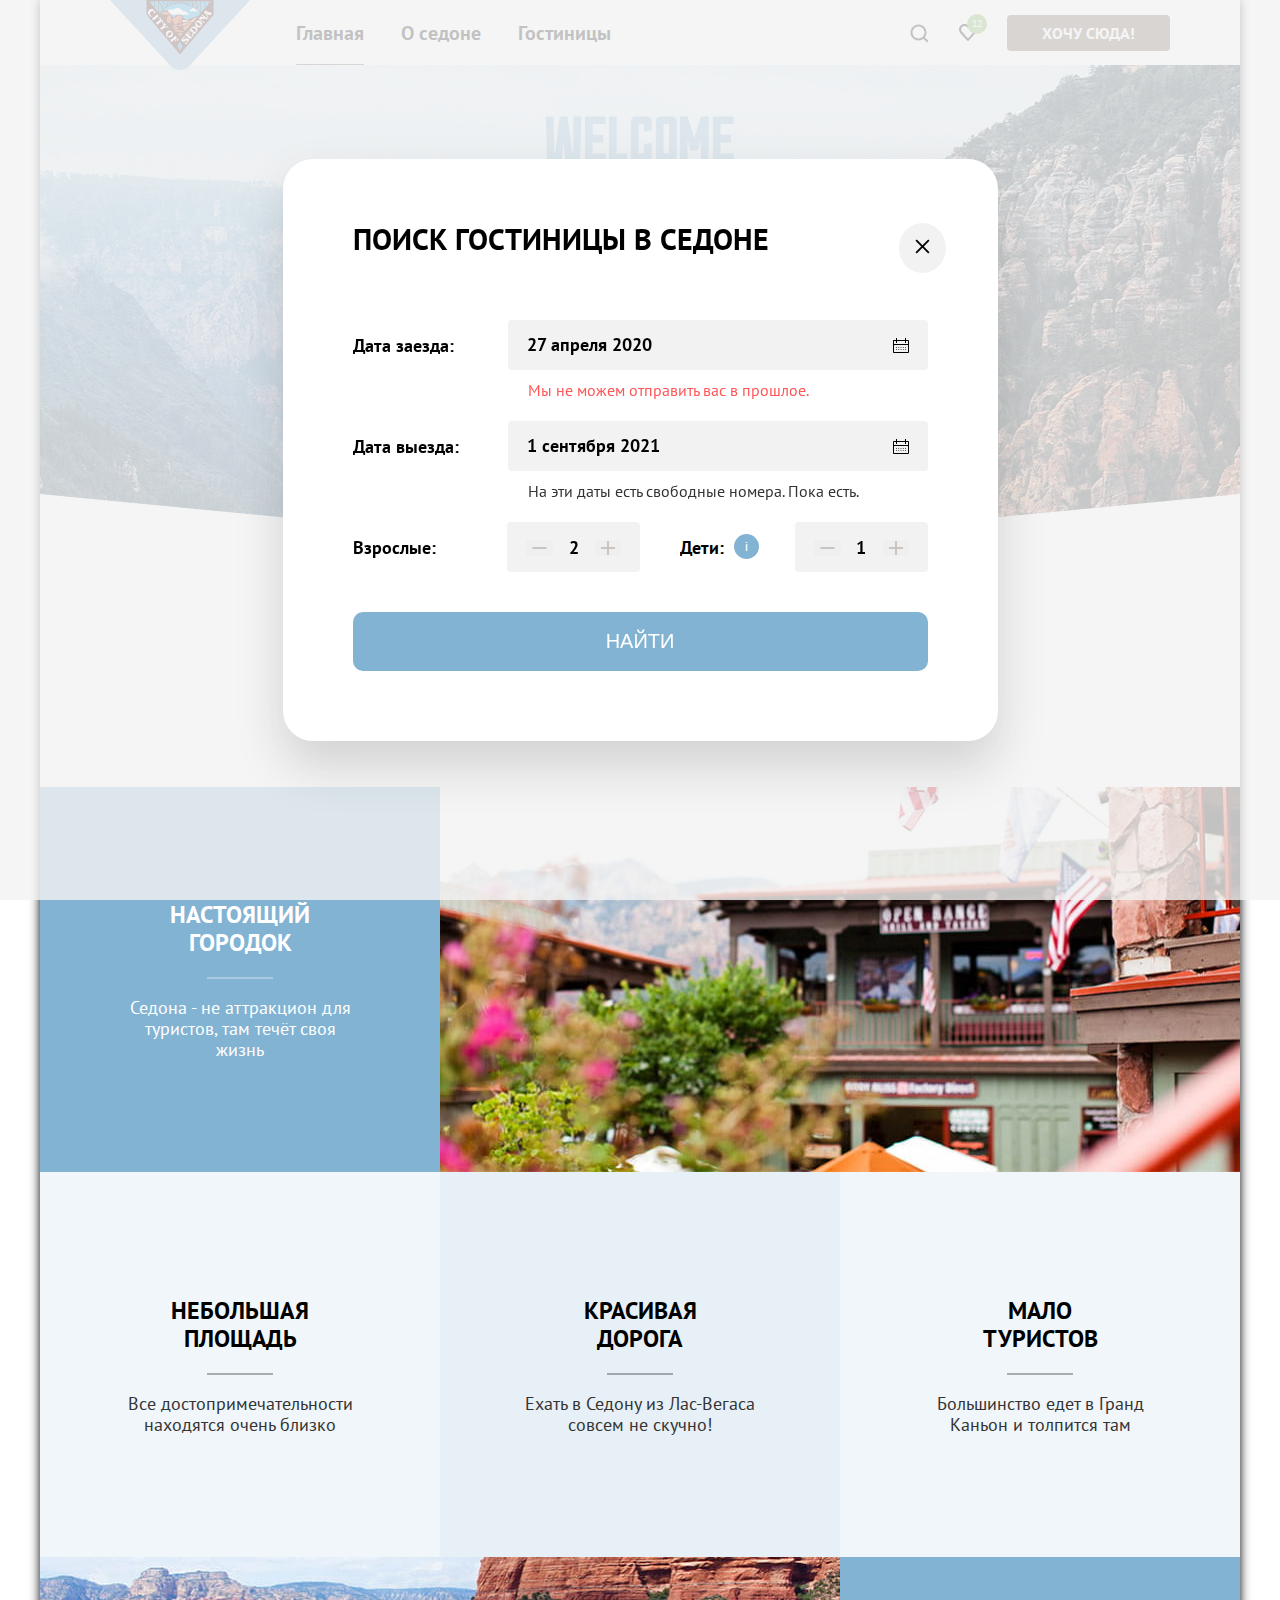
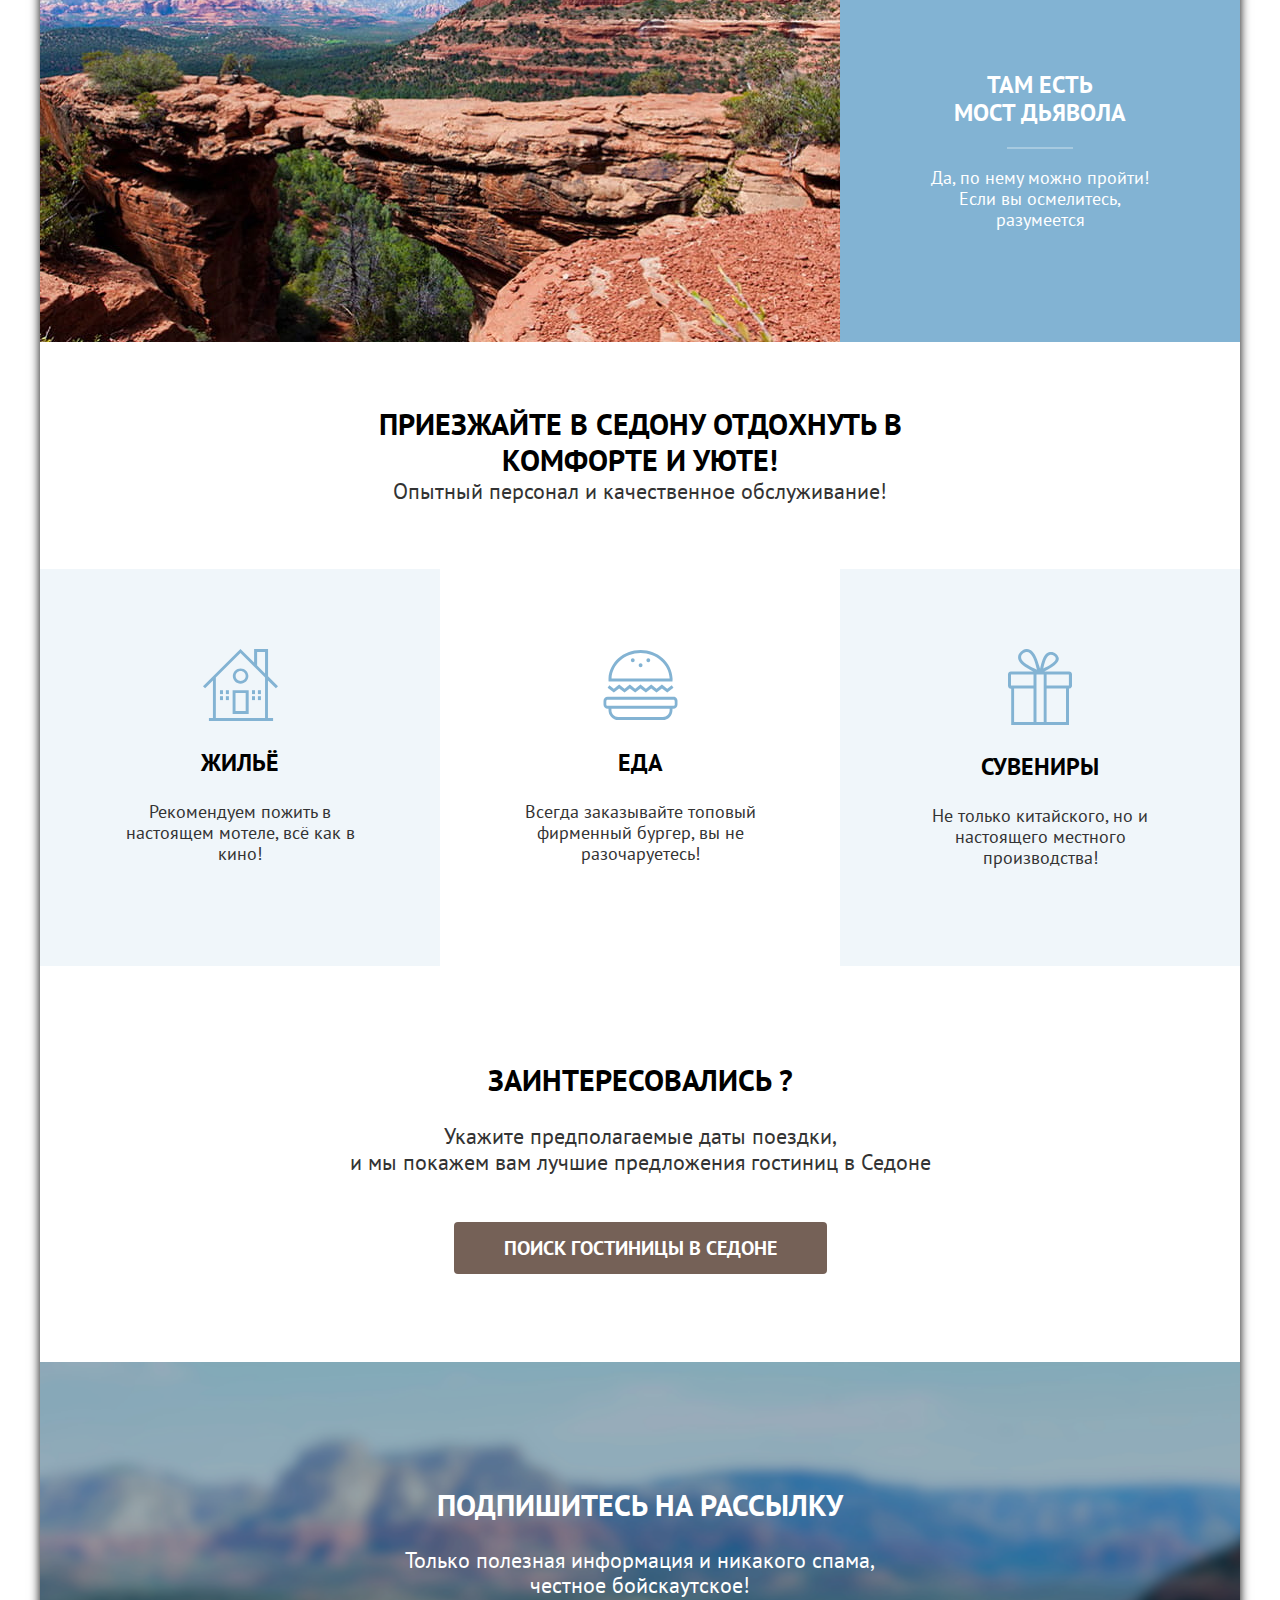
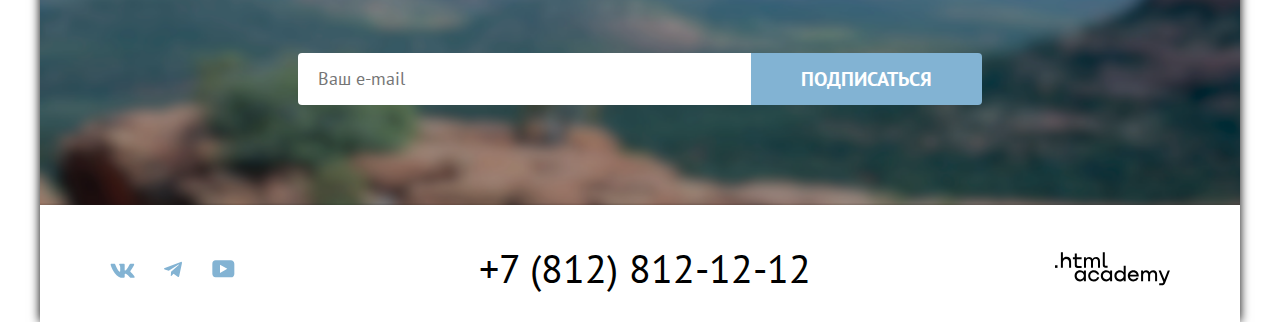
<file: 4/index.html>
<!DOCTYPE html>
<html lang="ru">

  <head>
    <meta charset="utf-8">
    <title>HTML Academy: Седона</title>
    <link rel="stylesheet" href="styles/style.css">
    <base href="https://htmlacademy-htmlcss.github.io/2506383-sedona-1/4/">
</head>

  <body>
    <div class="wrapper">
      <header class="header">
        <nav class="navigation">
          <a class="navigation-logo" href="#" aria-label="Логотип Седона."></a>
          <nav class="navigation-menu">
            <a class="navigation-link active" href="#">Главная</a>
            <a class="navigation-link" href="#">О седоне</a>
            <a class="navigation-link" href="#">Гостиницы</a>
          </nav>
          <nav class="navigation-user">
            <a class="navigation-link-search" href="#" aria-label="Поиск."></a>
            <a class="navigation-link-favorite" href="#" aria-label="Избранное.">
              <span class="favorite-count">12</span>
            </a>
            <a class="login-link" href="#">Хочу сюда!</a>
          </nav>
        </nav>
      </header>

      <main class="main main-background-image">

        <img class="promo-image" src="images/welcome.svg" alt="промо Седона">
        <div class="divider"></div>

        <header class="advantages-header">
          <h1>Седона — небольшой городок в Аризоне, заслуживающий большего!</h1>
          <p>Рассмотрим причины, по которым Седона круче, чем гранд каньон!</p>
        </header>

        <section class="advantages">
          <article class="advantages-item-blue">
            <div class="advantages-text">
              <h2 class="advantages-title">Настоящий городок</h2>
              <p class="advantages-description-item-blue">Седона - не аттракцион для туристов, там течёт своя жизнь</p>
            </div>
            <img class="advantages-image" src="images/advantages/photo-1.jpg" width="800" height="385" alt="городок">
          </article>
          <article class="advantages-item">
            <h2 class="advantages-title">Небольшая площадь</h2>
            <p class="advantages-description">Все достопримечательности находятся очень близко</p>
          </article>

          <article class="advantages-item advantages-item-color">
            <h2 class="advantages-title">Красивая дорога</h2>
            <p class="advantages-description">Ехать в Седону из Лас-Вегаса совсем не скучно!</p>
          </article>

          <article class="advantages-item">
            <h2 class="advantages-title">Мало туристов</h2>
            <p class="advantages-description">Большинство едет в Гранд Каньон и толпится там</p>
          </article>

          <article class="advantages-item-blue reverse">
            <div class="advantages-text">
              <h2 class="advantages-title">Там есть мост дьявола</h2>
              <p class="advantages-description-item-blue">Да, по нему можно пройти! Если вы осмелитесь, разумеется</p>
            </div>
            <img class="advantages-image" src="images/advantages/photo-2.jpg" alt="мост дьявола" width="800"
              height="385">
          </article>
        </section>

        <header class="catalog-header">
          <h2>Приезжайте в Седону отдохнуть в комфорте и уюте!</h2>
          <p>Опытный персонал и качественное обслуживание!</p>
        </header>

        <section class="catalog">
          <h2 class="catalog-page" aria-label="Страница каталога."></h2>
          <article class="catalog-item catalog-item-color">
            <img src="images/catalog/house.svg" alt="Жильё" width="77" height="72">
            <h3 class="catalog-title">Жильё</h3>
            <p class="catalog-description">Рекомендуем пожить в настоящем мотеле, всё как в кино!
            </p>
          </article>
          <article class="catalog-item">
            <img src="images/catalog/food.svg" alt="Еда" width="76" height="72">
            <h3 class="catalog-title">Еда</h3>
            <p class="catalog-description">Всегда заказывайте топовый фирменный бургер, вы не разочаруетесь!
            </p>
          </article>
          <article class="catalog-item catalog-item-color">
            <img src="images/catalog/gift.svg" alt="Сувениры" width="76" height="76">
            <h3 class="catalog-title">Сувениры</h3>
            <p class="catalog-description">Не только китайского, но и настоящего местного производства!</p>
          </article>
        </section>

        <header class="search-hotel-sedona">
          <h2>Заинтересовались ?</h2>
          <p>Укажите предполагаемые даты поездки,<br> и мы покажем вам лучшие предложения
            гостиниц в Седоне</p>
          <a class="search-hotel" href="#">Поиск гостиницы в Седоне</a>
        </header>
      </main>

      <footer class="footer">
        <div class="subscribe subscribe-background-image">
          <h2>
            Подпишитесь на рассылку
          </h2>
          <p>
            Только полезная информация и никакого спама,<br> честное бойскаутское!
          </p>
          <form class="subscribe-form">
            <input type="email" class="email" placeholder="Ваш e-mail">
            <button class="subscribe-button" type="submit">Подписаться</button>
          </form>
        </div>

        <div class="footer-list">
          <nav class="social-links">
            <a class="social-link social-vk-image" aria-label="Вконтакте." href="#">
              <svg width="25" height="15" viewBox="0 0 25 15" fill="none" xmlns="http://www.w3.org/2000/svg">
                <path fill-rule="evenodd" clip-rule="evenodd"
                  d="M24.1164 1.80445C24.2824 1.25845 24.1164 0.856445 23.3214 0.856445H20.6964C20.0284 0.856445 19.7204 1.20345 19.5534 1.58645C19.5534 1.58645 18.2184 4.78245 16.3274 6.85845C15.7154 7.46045 15.4374 7.65145 15.1034 7.65145C14.9364 7.65145 14.6854 7.46045 14.6854 6.91345V1.80445C14.6854 1.14845 14.5014 0.856445 13.9454 0.856445H9.81744C9.40044 0.856445 9.14944 1.16045 9.14944 1.44945C9.14944 2.07045 10.0954 2.21445 10.1924 3.96245V7.76045C10.1924 8.59345 10.0394 8.74444 9.70544 8.74444C8.81544 8.74444 6.65044 5.53345 5.36544 1.85945C5.11644 1.14445 4.86444 0.856445 4.19344 0.856445H1.56644C0.816443 0.856445 0.666443 1.20345 0.666443 1.58645C0.666443 2.26845 1.55644 5.65645 4.81144 10.1374C6.98144 13.1974 10.0364 14.8564 12.8194 14.8564C14.4884 14.8564 14.6944 14.4884 14.6944 13.8534V11.5404C14.6944 10.8034 14.8524 10.6564 15.3814 10.6564C15.7714 10.6564 16.4384 10.8484 17.9964 12.3234C19.7764 14.0724 20.0694 14.8564 21.0714 14.8564H23.6964C24.4464 14.8564 24.8224 14.4884 24.6064 13.7604C24.3684 13.0364 23.5184 11.9854 22.3914 10.7384C21.7794 10.0284 20.8614 9.26345 20.5824 8.88045C20.1934 8.38945 20.3044 8.17044 20.5824 7.73345C20.5824 7.73345 23.7824 3.30745 24.1154 1.80445H24.1164Z"
                  fill="currentColor" />
              </svg>
            </a>
            <a class="social-link social-telegram-image" aria-label="Телеграм." href="#">
              <svg width="18" height="16" viewBox="0 0 18 16" fill="none" xmlns="http://www.w3.org/2000/svg">
                <path
                  d="M16.785 0.955705L0.840489 7.1042C-0.247661 7.54126 -0.241365 8.14828 0.640845 8.41897L4.73445 9.69597L14.2058 3.72014C14.6537 3.44766 15.0629 3.59424 14.7265 3.89281L7.05283 10.8183H7.05103L7.05283 10.8192L6.77045 15.0387C7.18413 15.0387 7.36669 14.8489 7.59871 14.625L9.58705 12.6915L13.7229 15.7464C14.4855 16.1664 15.0332 15.9506 15.2229 15.0405L17.9379 2.2453C18.2158 1.13107 17.5126 0.626562 16.785 0.955705Z"
                  fill="currentColor" />
              </svg>
            </a>
            <a class="social-link social-youtube-image" aria-label="Ютуб" href="#">
              <svg width="23" height="18" viewBox="0 0 23 18" fill="none" xmlns="http://www.w3.org/2000/svg">
                <path
                  d="M18.9403 0.356445H3.5075C1.64681 0.356445 0.333374 1.9502 0.333374 3.75645V13.8502C0.333374 15.7627 1.64681 17.3564 3.5075 17.3564H19.1592C20.801 17.3564 22.3334 15.7627 22.3334 13.9564V3.75645C22.1145 1.9502 20.801 0.356445 18.9403 0.356445ZM7.99507 12.8939V4.81894L15.3284 8.85645L7.99507 12.8939Z"
                  fill="currentColor" />
              </svg>
            </a>
          </nav>
          <a class="tel" href="tel:+78128121212">+7 (812) 812-12-12</a>
          <a class="copyright" href="#">
            <svg width="115" height="34" viewBox="0 0 115 34" fill="none" xmlns="http://www.w3.org/2000/svg"
              aria-label="Авторское право принадлежит htmlacademy">
              <path d="M0 13.2564V15.8564H2.5V13.2564H0Z" fill="currentColor" />
              <path
                d="M11.6 4.85645C10 4.85645 8.8 5.55645 8 6.55645H7.9V0.356445H5.9V15.8564H7.9V10.5564C7.9 8.45645 9.2 6.95645 11.2 6.95645C13 6.95645 14.1 8.35645 14.1 10.1564V15.8564H16.1V9.75644C16.2 6.75644 14.3 4.85645 11.6 4.85645Z"
                fill="currentColor" />
              <path
                d="M26.6 5.15645H21.8V1.45645H19.8V5.25645H17.9V7.25645H19.8V13.2564C19.8 14.9564 20.8 15.9564 22.5 15.9564H26.6V13.9564H22.9C22.2 13.9564 21.8 13.5564 21.8 12.8564V7.15645H26.6V5.15645Z"
                fill="currentColor" />
              <path
                d="M41.1 4.95645C39.5 4.95645 38.2 5.75644 37.6 7.05645H37.5C36.9 5.85645 35.7 4.95645 34.1 4.95645C32.7 4.95645 31.6 5.75645 31 6.75645H30.9V5.15645H29V15.7564H31V10.3564C31 8.35645 32 6.85645 33.6 6.85645C35.1 6.85645 36 7.85645 36 9.45645V15.7564H38V10.1564C38 7.75645 39.4 6.85645 40.6 6.85645C42.1 6.85645 43 7.85645 43 9.45645V15.7564H45V9.25644C45.1 6.75644 43.6 4.95645 41.1 4.95645Z"
                fill="currentColor" />
              <path
                d="M47.8 13.0564C47.8 14.7564 48.8 15.7564 50.6 15.7564H52.6V13.7564H50.9C50.2 13.7564 49.8 13.3564 49.8 12.6564V0.356445H47.8V13.0564Z"
                fill="currentColor" />
              <path
                d="M28.9 20.0564C28 18.9564 26.7 18.2564 25 18.2564C21.9 18.2564 19.6 20.5564 19.6 23.8564C19.6 27.1564 21.9 29.4564 25 29.4564C26.8 29.4564 28 28.6564 28.8 27.5564H28.9V29.1564H30.9V18.5564H28.9V20.0564ZM25.3 27.4564C23.1 27.4564 21.7 25.8564 21.7 23.8564C21.7 21.8564 23.1 20.2564 25.3 20.2564C27.5 20.2564 28.9 21.8564 28.9 23.8564C28.9 25.7564 27.5 27.4564 25.3 27.4564Z"
                fill="currentColor" />
              <path
                d="M44.2 22.3564C43.7 19.9564 41.6 18.2564 38.8 18.2564C35.4 18.2564 33.2 20.7564 33.2 23.8564C33.2 26.9564 35.4 29.4564 38.8 29.4564C41.6 29.4564 43.7 27.6564 44.2 25.2564H42.1C41.7 26.5564 40.4 27.5564 38.8 27.5564C36.6 27.5564 35.2 25.9564 35.2 23.9564C35.2 21.9564 36.6 20.3564 38.8 20.3564C40.4 20.3564 41.6 21.3564 42.1 22.5564H44.2V22.3564Z"
                fill="currentColor" />
              <path
                d="M55.1 20.0564C54.2 18.9564 52.9 18.2564 51.2 18.2564C48.1 18.2564 45.8 20.5564 45.8 23.8564C45.8 27.1564 48.1 29.4564 51.2 29.4564C53 29.4564 54.2 28.6564 55 27.5564H55.1V29.1564H57.1V18.5564H55.1V20.0564ZM51.5 27.4564C49.3 27.4564 47.9 25.8564 47.9 23.8564C47.9 21.8564 49.3 20.2564 51.5 20.2564C53.7 20.2564 55.1 21.8564 55.1 23.8564C55.1 25.7564 53.6 27.4564 51.5 27.4564Z"
                fill="currentColor" />
              <path
                d="M68.7 20.1564C67.8 19.0564 66.5 18.2564 64.8 18.2564C61.7 18.2564 59.4 20.5564 59.4 23.8564C59.4 27.1564 61.6 29.4564 64.8 29.4564C66.5 29.4564 67.8 28.6564 68.6 27.6564H68.7V29.1564H70.7V13.7564H68.7V20.1564ZM65.1 27.4564C62.9 27.4564 61.5 25.8564 61.5 23.8564C61.5 21.8564 62.9 20.2564 65.1 20.2564C67.3 20.2564 68.7 21.8564 68.7 23.8564C68.6 25.8564 67.2 27.4564 65.1 27.4564Z"
                fill="currentColor" />
              <path
                d="M78.3 18.2564C75 18.2564 72.8 20.7564 72.8 23.8564C72.8 26.8564 74.9 29.4564 78.3 29.4564C80.8 29.4564 82.8 28.1564 83.5 25.8564H81.4C80.9 26.8564 79.8 27.4564 78.4 27.4564C76.5 27.4564 75.1 26.1564 75 24.5564H83.8C84 20.9564 81.8 18.2564 78.3 18.2564ZM78.3 20.1564C80 20.1564 81.3 21.1564 81.6 22.7564H75.1C75.4 21.2564 76.6 20.1564 78.3 20.1564Z"
                fill="currentColor" />
              <path
                d="M98.2 18.2564C96.6 18.2564 95.3 19.0564 94.6 20.2564H94.5C93.9 19.0564 92.7 18.2564 91.1 18.2564C89.7 18.2564 88.6 18.9564 88 20.0564V18.5564H86.1V29.1564H88.1V23.7564C88.1 21.7564 89.1 20.3564 90.7 20.2564C92.2 20.2564 93.1 21.2564 93.1 22.8564V29.1564H95.1V23.5564C95.1 21.1564 96.5 20.2564 97.7 20.2564C99.2 20.2564 100.1 21.2564 100.1 22.8564V29.1564H102.1V22.6564C102.2 20.0564 100.7 18.2564 98.2 18.2564Z"
                fill="currentColor" />
              <path
                d="M109.4 27.3564L105.8 18.4564H103.6L108.4 30.0564C108.1 30.9564 107.7 31.2564 106.7 31.2564H104.2V33.2564H106.7C108.5 33.2564 109.5 32.4564 110.2 30.6564L114.9 18.4564H112.8L109.4 27.3564Z"
                fill="currentColor" />
            </svg>
          </a>
        </div>
      </footer>
      </section>
    </div>

    <div class="modal-container modal-container-close">
      <section class="modal">
        <h2 class="modal-title">Поиск гостиницы в Седоне</h2>
        <button class="modal-close" type="button">
          <svg width="15" height="15" viewBox="0 0 15 15" fill="none" xmlns="http://www.w3.org/2000/svg">
            <path
              d="M14.4907 1.78279L13.1984 0.490479L7.49072 6.19817L1.78303 0.490479L0.490723 1.78279L6.19842 7.49048L0.490723 13.1982L1.78303 14.4905L7.49072 8.78279L13.1984 14.4905L14.4907 13.1982L8.78303 7.49048L14.4907 1.78279Z"
              fill="black" />
          </svg>
        </button>
        <div class="modal-auth">
          <form class="modal-auth-form" action="https://echo.htmlacademy.ru/" method="post">
            <div class="label-wrapper-date">
              <label for="date-start">Дата заезда:</label>
              <input class="auth-form-field" type="text" name="date-start" id="date-start" placeholder="27 апреля 2020">
              <span class="alert-error">Мы не можем отправить вас в прошлое.</span>
            </div>
            <div class="label-wrapper-date">
              <label for="date-end">Дата выезда:</label>
              <input class="auth-form-field" type="text" name="date-end" id="date-end" placeholder="1 сентября 2021">
              <span class="alert">На эти даты есть свободные номера. Пока есть.</span>
            </div>
            <div class="label-wrapper">
              <div class="clients-wrapper">
                <label for="clients-older-field">Взрослые:</label>
                <input class="auth-form-field" type="number" name="clients-older" id="clients-older-field"
                  placeholder="2">
                <span class="button-counter-wrapper">
                  <button class="button-counter" type="button">
                    <svg class="clients clients-minus" width="15" height="2" viewBox="0 0 15 2" fill="currentColor"
                      xmlns="http://www.w3.org/2000/svg">
                      <path d="M0.392822 0L0.392822 2L14.3928 2V0L0.392822 0Z" fill="currentColor" />
                    </svg>
                  </button>
                  <button class="button-counter" type="button">
                    <svg class="clients clients-plus" width="14" height="14" viewBox="0 0 14 14" fill="currentColor"
                      xmlns="http://www.w3.org/2000/svg">
                      <path d="M14 6H8V0H6V6H0V8H6V14H8V8H14V6Z" fill="currentColor" />
                    </svg>
                  </button>
                </span>
              </div>
              <div class="clients-wrapper">
                <div class="form-label-icon">
                  <label for="clients-child-field">Дети:</label>
                  <div class="tooltip">
                    <button class="tooltip-toggle" type="button">i</button>
                    <p class="tooltip-text">Укажите количество детей, которые будут
                      с вами, возраст которых от 6 до 18 лет. Дети до 6 лет размещаются бесплатно.</p>
                  </div>
                </div>
                <input class="auth-form-field" type="number" name="clients-child" id="clients-child-field"
                  placeholder="1">
                <div class="button-counter-wrapper">
                  <button class="button-counter" type="button">
                    <svg class="clients clients-minus" width="15" height="2" viewBox="0 0 15 2" fill="currentColor"
                      xmlns="http://www.w3.org/2000/svg">
                      <path d="M0.392822 0L0.392822 2L14.3928 2V0L0.392822 0Z" fill="currentColor" />
                    </svg>
                  </button>
                  <button class="button-counter" type="button">
                    <svg class="clients clients-plus" width="14" height="14" viewBox="0 0 14 14" fill="currentColor"
                      xmlns="http://www.w3.org/2000/svg">
                      <path d="M14 6H8V0H6V6H0V8H6V14H8V8H14V6Z" fill="currentColor" />
                    </svg>
                  </button>
                </div>
              </div>
            </div>
            <button class="modal-button-submit" type="submit">Найти</button>
          </form>
        </div>
      </section>
    </div>

  </body>

</html>
</file>
<file: styles/style.css>
:root {
  --blue: #82b3d3;
  --gray: #333333;
}

@font-face {
  font-family: "PT Sans";
  src: url("../fonts/ptsans-400.woff2") format("woff2");
  font-weight: 400;
  font-style: normal;
  font-display: swap;
}

@font-face {
  font-family: "PT Sans";
  src: url("../fonts/ptsans-700.woff2") format("woff2");
  font-weight: 700;
  font-style: normal;
  font-display: swap;
}

html {
  height: 100%;
}

body {
  min-height: 100%;
  margin: 0;
  font-family: "PT Sans", sans-serif;
  font-size: 18px;
  line-height: 1.17;
  background-color: #f2f2f2;
}

.wrapper {
  display: flex;
  flex-direction: column;
  max-width: 1200px;
  margin: 0 auto;
  background-color: #ffffff;
  box-shadow: 0 0 15px 0 rgba(0, 0, 0, 0.2);
}

.navigation {
  padding: 0 70px;
  display: flex;
  align-items: center;
  margin: 0 auto;
}

.navigation-link {
  margin: 14px;
  text-decoration: none;
  color: #000000;
}

.active {
  border-bottom: 2px solid #756257;
  padding-bottom: 18px;
}

.navigation-menu {
  margin-left: 30px;
  font-size: 20px;
  line-height: 1.2;
  font-weight: 700;
  max-width: 600px;
}

.navigation-user {
  display: flex;
  align-items: center;
  margin-left: auto;
  gap: 30px;
  max-width: 450px;
}

.navigation-logo {
  position: relative;
  margin-bottom: -10px;
}

.navigation-link-search {
  display: flex;
  color: #000000;
}

.navigation-link-favorite {
  display: flex;
  position: relative;
  color: #000000;
  margin-left: -4px;
}

.navigation-link-favorite::before {
  content: '';
  position: absolute;
  top: -12px;
  right: -10px;
  bottom: -10px;
  left: -10px;
}

.favorite-count {
  position: absolute;
  display: flex;
  align-items: center;
  justify-content: center;
  top: -12px;
  right: -7px;
  width: 20px;
  height: 20px;
  border-radius: 50%;
  font-size: 10px;
  color: #ffffff;
  background-color: #7db54f;
}

.login-link {
  font-weight: 700;
  font-size: 16px;
  line-height: 1.25;
  text-transform: uppercase;
  background-color: #756157;
  padding: 8px 35px;
  text-decoration: none;
  border-radius: 4px;
  color: #ffffff;
  margin-left: 1px;
}

.promo-image {
  padding-top: 51px;
  display: block;
  margin: 0 auto;
}

.divider {
  height: 57px;
  margin-top: 26px;
  background-image: url("../images/triangle.svg");
  background-repeat: no-repeat;
  background-size: cover
}

.main {
  flex-grow: 1;
}

.main-background-image {
  background: #1f1f1f url("../images/main-background.jpg") no-repeat;
  background-size: 100% auto;
}

.advantages {
  display: grid;
  grid-template-columns: repeat(3, 1fr);
}

.advantages-item {
  text-align: center;
  min-height: 385px;
  background-color: rgba(131, 179, 211, 0.12);
  display: block;
}

.advantages-item::before {
  content: "";
  border: 1px solid rgba(0, 0, 0, 0.3);
  width: 64px;
  margin-top: 29px;
  margin-bottom: 12px;
}

.advantages-text::before {
  content: "";
  border: 1px solid rgba(255, 255, 255, 0.3);
  width: 64px;
  margin-top: 30px;
  margin-bottom: 12px;
}


.advantages-header {
  text-align: center;
  margin: 69px 0;
}

.advantages-header h1 {
  margin: 0 auto 24px;
  font-weight: 700;
  font-size: 30px;
  line-height: 1.2;
  text-transform: uppercase;
}

.advantages-header p {
  font-size: 22px;
  line-height: 1.2;
  color: var(--gray);
  margin-bottom: 90px;
}

.advantages-item-blue {
  grid-column: 1 / -1;
  display: flex;
  justify-content: space-between;
  background-color: var(--blue);
  color: #ffffff;
}

.advantages-item-blue.reverse {
  display: flex;
  flex-direction: row-reverse;
}

.advantages-title {
  margin: 0;
  font-weight: 700;
  font-size: 24px;
  text-transform: uppercase;
  order: -1;
  padding: 0 34px;
}

.features-title {
  margin: 0;
  font-weight: 700;
  font-size: 24px;
  text-transform: uppercase;
  order: -1;
  padding: 0 34px;
  margin-top: 113px;
}

.advantages-text {
  display: flex;
  flex-direction: column;
  align-items: center;
  text-align: center;
  padding: 0 80px;
  margin-top: 102px;
}

.advantages-item {
  display: flex;
  flex-direction: column;
  align-items: center;
  padding: 0 80px;
}

.advantages-item-wrapper {
  margin-top: 112px;
}

.advantages-description {
  color: var(--gray);
}

.advantages-item-color {
  background-color: rgba(131, 179, 211, 0.2);
}

.catalog {
  display: flex;
  justify-content: space-between;
  box-sizing: border-box;
}

.catalog-item {
  text-align: center;
  width: 400px;
  padding: 80px 0;
}

.catalog-image {
  background-size: contain;
  background-repeat: no-repeat;
  background-position: center;
  margin: 0 auto;
}

.catalog-item:nth-of-type(1) .catalog-image {
  background-image: url("../images/catalog/house.svg");
  width: 75px;
  height: 72px;
}

.catalog-item:nth-of-type(2) .catalog-image {
  background-image: url("../images/catalog/food.svg");
  width: 75px;
  height: 72px;
}

.catalog-item:nth-of-type(3) .catalog-image {
  background-image: url("../images/catalog/gift.svg");
  width: 75px;
  height: 72px;
}

.catalog-food-img {
  margin-bottom: 3px;
}

.catalog-house-img {
  margin-bottom: 3px;
}

.catalog-item-color {
  background-color: rgba(131, 179, 211, 0.12);
}

.catalog-header {
  padding: 0 270px;
  margin: 64px 0;
  text-align: center;

}

.catalog-header h2 {
  font-weight: 700;
  font-size: 30px;
  line-height: 1.2;
  text-transform: uppercase;
  margin: 0;
  margin-bottom: 20px;
}

.catalog-header p {
  font-size: 22px;
  line-height: 1.2;
  color: #333333;
  margin: 0;
}

.catalog-title {
  font-weight: 700;
  font-size: 24px;
  text-transform: uppercase;
  margin: 0;
  margin-top: 31px;
  margin-bottom: 29px;
}

.catalog-description {
  text-align: center;
  color: var(--gray);
  padding: 0 80px;
}

.search-hotel-sedona {
  text-align: center;
  margin-top: 79px;
  margin-bottom: 96px;
}

.search-hotel-sedona h2 {
  font-size: 30px;
  text-transform: uppercase;
  margin-bottom: 1px;
}

.search-hotel-sedona p {
  font-size: 22px;
  line-height: 1.2;
  color: var(--gray);
  margin-bottom: 52px;
}

.search-hotel {
  font-weight: 700;
  font-size: 20px;
  line-height: 1.8;
  text-transform: uppercase;
  background-color: #756157;
  padding: 8px 50px;
  text-decoration: none;
  border-radius: 4px;
  color: #ffffff;
  max-width: 400px;
  display: inline-block;
  white-space: wrap;
}

.search-hotel:hover,
.login-link:hover {
  background-color: #615048;
  color: rgba(255, 255, 255, 0.6);
}

.search-hotel:active,
.login-link:active {
  background-color: #756157;
  color: rgba(255, 255, 255, 0.3);
}

.search-hotel:focus,
.login-link:focus {
  outline: 3px solid #83b3d3;
}

.subscribe-container {
  background: #1f1f1f url("../images/subscribe-background.jpeg") no-repeat;
  background-size: cover;
  background-position: right;
}

.subscribe {
  display: flex;
  flex-direction: column;
  align-items: center;
  text-align: center;
  height: 414px;
  color: #ffffff;
}

.subscribe h2 {
  font-size: 30px;
  line-height: 1.2;
  text-transform: uppercase;
  margin-top: 96px;
  margin-bottom: 21px;
}

.subscribe p {
  font-size: 22px;
  margin: 0;
  margin-bottom: 54px;
}

.email {
  font-family: "PT Sans", sans-serif;
  border: none;
  border-radius: 4px 0 0 4px;
  padding: 12px 0;
  width: 432px;
  font-size: 18px;
  padding-left: 20px;
}

.visually-hidden {
  position: absolute;
  width: 1px;
  height: 1px;
  margin: -1px;
  border: 0;
  padding: 0;
  white-space: nowrap;
  clip-path: inset(100%);
  clip: rect(0 0 0 0);
  overflow: hidden;
}

.email[type="email"]:hover {
  background-color: #e6e6e6;
}

.email[type="email"]:focus {
  background-color: #e6e6e6;
  outline: 3px solid #83b3d3;
}

.email[type="email"]:active {
  background-color: #ffffff;

}

.email:hover::placeholder {
  opacity: 0.6;
}

.subscribe-button {
  font-family: "PT Sans", sans-serif;
  border-radius: 0 4px 4px 0;
  padding: 8px 50px;
  width: 232px;
  border: none;
  background-color: var(--blue);
  color: #ffffff;
  font-weight: 700;
  text-transform: uppercase;
  font-size: 20px;
  cursor: pointer;
}

.subscribe-button:hover {
  background-color: #68a2ca;
}

.subscribe-button:active {
  color: rgba(255, 255, 255, 0.3);
}

.subscribe-form {
  min-height: 52px;
  display: flex;

}

.footer {
  display: flex;
  justify-content: space-between;
  margin: 0 70px;
  margin-top: 43px;
  margin-bottom: 30px;
}

.social-icons {
  display: flex;
  align-items: center;
  gap: 27px;
  margin-left: 10px;
  margin-right: 12px;
}

.tel {
  font-size: 40px;
  text-transform: uppercase;
  text-decoration: none;
  color: #000000;
}

.youtube {
  margin-top: 1px;
}

.copyright {
  color: #000000;
  margin-top: 6px;
}

.vk,
.telegram,
.youtube {
  color: #83b3d3;
}

.vk:hover,
.vk:focus,
.telegram:hover,
.telegram:focus,
.youtube:hover,
.youtube:focus {
  color: #68a2ca;
}

.vk:active,
.telegram:active,
.youtube:active {
  color: rgba(104, 162, 202, 0.3);
}

.tel:hover,
.tel:focus,
.navigation-link:hover,
.navigation-link:focus,
.navigation-link-search:hover,
.navigation-link-search:focus,
.navigation-link-favorite:hover,
.navigation-link-favorite:focus {
  color: #756157;
}

.tel:active,
.navigation-link:active,
.navigation-link-search:active,
.navigation-link-favorite:active {
  color: rgba(117, 97, 87, 0.3);
}

.copyright:hover,
.copyright:focus {
  color: #756157;
}

.copyright:active {
  color: rgba(117, 97, 87, 0.3);
}

.modal-container {
  position: fixed;
  top: 0;
  left: 0;
  display: flex;
  width: 100%;
  height: 100%;
  background-color: rgba(242, 242, 242, 0.8);
}

.modal-container-close {
  display: none;
}

.modal {
  position: relative;
  width: 575px;
  margin: auto;
  padding: 62px 70px 70px;
  background-color: #ffffff;
  box-shadow: 0 25px 50px rgba(0, 0, 0, 0.15);
  border-radius: 30px;
}

.modal-auth {
  position: relative;
  width: 100%;
}

.modal-title {
  width: 500px;
  margin: 0;
  margin-bottom: 64px;
  font-weight: 700;
  font-size: 30px;
  text-transform: uppercase;
  color: #000000;
  background-color: #ffffff;
}

.modal-close {
  position: absolute;
  top: 64px;
  right: 52px;
  padding: 16px;
  border-radius: 50%;
  background-color: #f2f2f2;
  border: none;
  cursor: pointer;
}

.modal-close:focus-visible,
.modal-close:hover,
.modal-close:active {
  background-color: #e6e6e6;
}

.modal-close:active svg {
  opacity: .3;
}

.modal-auth-form {
  display: flex;
  flex-direction: column;
}

.modal-auth-form label {
  font-weight: 700;
  font-size: 18px;
  line-height: 2.5;
  color: #000000;
  background-color: #ffffff;
  align-self: center;
  padding-right: 10px;
}

.label-wrapper-date {
  margin-bottom: 7px;
  display: grid;
  grid-template-columns: 137px 437px;
}

.label-wrapper-date label {
  font-size: 20px;
}

.clients-wrapper label {
  font-size: 20px;
  margin-right: 35px;
}

.clients-child label {
  position: relative;
  right: 11px;
}

.auth-form-field {
  height: 50px;
  display: block;
  box-sizing: border-box;
  font-family: inherit;
  font-weight: 700;
  font-size: 18px;
  line-height: 2.5;
  background-color: #f2f2f2;
  border-radius: 4px;
  border: none;
}

.auth-form-field[type="text"] {
  padding: 0 40px 1px 19px;
  background-image: url("../images/modal/date.svg");
  background-repeat: no-repeat;
  background-position: right 19px center;
}

.auth-form-field[type="text"]:hover {
  background-color: #e6e6e6;
}

.auth-form-field[type="text"]:focus {
  background-color: #e6e6e6;
  outline: 3px solid #83b3d3;
}

.auth-form-field[type="text"]:active {
  background-color: #ffffff;
  outline: 2px solid #000000;
}

.auth-form-field::placeholder {
  font-weight: 700;
  font-size: 18px;
  line-height: 2.5;
  color: #000000;
}

.alert-error {
  grid-column: 2 / 3;
  font-weight: 400;
  font-size: 16px;
  line-height: 2.5;
  color: #ff5757;
  margin-left: 20px;
  position: relative;
  bottom: 6px;
}

.alert {
  grid-column: 2 / 3;
  font-weight: 400;
  font-size: 16px;
  line-height: 2.5;
  color: #333333;
  margin-left: 20px;
  position: relative;
  bottom: 6px;
}

.cross {
  display: block;
}

.label-wrapper {
  position: relative;
  display: flex;
  justify-content: space-between;
  margin-bottom: 42px;
}

.clients-wrapper {
  box-sizing: border-box;
  position: relative;
  display: flex;
  justify-content: space-between;
}

.form-label-icon {
  display: flex;
  position: relative;
  padding-right: 25px;
  margin-left: 40px;
}

.tooltip {
  position: absolute;
  margin-top: 12px;
  right: 0;
}

.tooltip-toggle {
  width: 25px;
  height: 25px;
  border: none;
  background-color: #83b3d3;
  border-radius: 50%;
  color: #ffffff;
  background-image: url("../images/modal/tooltip-info.svg");
  background-repeat: no-repeat;
  background-position: center;
  margin-right: 45px;
}

.tooltip-text {
  position: absolute;
  font-size: 16px;
  color: #ffffff;
  background-color: #333333;
  box-shadow: 0 15px 30px rgba(0, 0, 0, 0.3);
  border-radius: 10px;
  padding: 23px;
  width: 212px;
  margin-top: 18px;
  top: 73%;
  left: 18%;
  line-height: 1.25;
  transform: translateX(-50%);
  display: none;
}

.tooltip-toggle:hover,
.tooltip-toggle:focus {
  background-color: #68a2ca;
}

.tooltip-toggle:hover + .tooltip-text,
.tooltip-toggle:focus + .tooltip-text {
  display: block;
}

.tooltip-text::before {
  content: '';
  width: 19px;
  height: 9px;
  position: absolute;
  top: -9px;
  left: 0;
  right: 0;
  margin: 0 auto;
  background-image: url("../images/modal/arrow-up.svg");
}

.auth-form-field[type="number"] {
  width: 111px;
  text-align: center;
}

.auth-form-field[type="number"]::-webkit-outer-spin-button,
.auth-form-field[type="number"]::-webkit-inner-spin-button {
  -webkit-appearance: none;
  margin: 0;
}

.auth-form-field[type="number"] {
  -moz-appearance: textfield;
}

.button-counter-wrapper {
  position: absolute;
  top: 16px;
  right: 6px;
  justify-content: space-between;
  text-align: center;
  display: flex;
  width: 95px;
}

.button-counter {
  border: none;
  cursor: pointer;
  display: flex;
  align-items: center;
  justify-content: center;
  background: none;
}

.clients {
  color: rgba(117, 97, 87, 0.3);
}

.modal-button-submit {
  font-family: "PT Sans", sans-serif;
  border-radius: 10px;
  padding: 18px 77px;
  border: none;
  background-color: var(--blue);
  color: #ffffff;
  text-transform: uppercase;
  font-size: 20px;
  cursor: pointer;
  margin-top: 1px;
  font-weight: 700;
}

.modal-button-submit:hover,
.modal-button-submit:focus {
  background-color: #68a2ca;
}

.modal-button-submit:active {
  background-color: rgba(104, 162, 202, 1);
  color: rgba(255, 255, 255, 0.3);
}
</file>
<file: 2/styles/style.css>
@font-face {
  font-family: "PT Sans";
  src: url("../fonts/ptsans-400.woff2") format("woff2");
  font-weight: 400;
  font-style: normal;
  font-display: swap;
}

@font-face {
  font-family: "PT Sans";
  src: url("../fonts/ptsans-700.woff2") format("woff2");
  font-weight: 700;
  font-style: normal;
  font-display: swap;
}

body {
  font-family: "PT Sans", sans-serif;
  padding: 0;
  margin: 0;
  font-size: 18px;
  line-height: 21px;
}

.navigation-menu {
  font-size: 20px;
  line-height: 24px;
  font-weight: 700;
}

.navigation-link {

  text-decoration: none;
  color: black;
}

.login-link {
  font-weight: 700;
  font-size: 16px;
  line-height: 20px;
  text-transform: uppercase;
  background-color: #756157;
  padding: 8px 35px;
  text-decoration: none;
  border-radius: 4px;
  box-shadow: 0 4px 4px 0 rgba(0, 0, 0, 0.25);
  color: white;
}

.main-background-image {
  background: url("../images/main-background.jpg") no-repeat;
  background-size: 100% auto;

}

.advantages-header {
  text-align: center;
}

.advantages-header h1 {
  font-weight: 700;
  font-size: 30px;
  line-height: 36px;
  text-transform: uppercase;

}

.advantages-header p {
  font-weight: 400;
  font-size: 22px;
  line-height: 26px;
  color: #333333;
}

.advantages-item-blue {
  width: 400px;
  height: 385px;
  background-color: #82B3D3;
  color: white;

}

.advantages-title {
  font-weight: 700;
  font-size: 24px;
  line-height: 28px;
  text-transform: uppercase;

}

.advantages-description {
  font-weight: 400;
  color: #333333;
}

.advantages-item {
  background: rgba(131, 179, 211, 0.12);
}

.advantages-item-color {
  background: rgba(131, 179, 211, 0.2);
}

.catalog-header {
  text-align: center;
}

.catalog-header h2 {
  font-weight: 700;
  font-size: 30px;
  line-height: 36px;
  text-transform: uppercase;

}

.catalog-header p {
  font-weight: 400;
  font-size: 22px;
  line-height: 26px;
  color: #333333;
}

.catalog-title {
  font-weight: 700;
  font-size: 24px;
  line-height: 28px;
  text-transform: uppercase;
}

.catalog-description {
  font-weight: 400;
  color: #333333;
}

.search-hotel-sedona {
  text-align: center;
}

.search-hotel-sedona h2 {
  font-weight: 700;
  font-size: 30px;
  line-height: 36px;
  text-transform: uppercase;

}

.search-hotel-sedona p {
  font-weight: 400;
  font-size: 22px;
  line-height: 26px;
  color: #333333;
}

.search-hotel {
  font-weight: 700;
  font-size: 20px;
  line-height: 36px;
  text-transform: uppercase;
  background-color: #756157;
  padding: 8px 50px;
  text-decoration: none;
  border-radius: 4px;
  color: white;
}


.subscribe-background-image {
  background: url("../images/Subscribe-background.png") no-repeat;
  background-size: 100% auto;

}

.subscribe {

  text-align: center;
  color: white
}

.subscribe h2 {
  font-weight: 700;
  font-size: 30px;
  line-height: 36px;
  text-transform: uppercase;
  padding-top: 96px;
}

.subscribe p {
  font-weight: 400;
  font-size: 22px;
  line-height: 26px;
  padding-top: 20px;

}


.email {
  font-weight: 400;
  font-size: 18px;
  line-height: 24px;
  padding: 14px 345px 14px 20px;

}


.subscribe-button {
  font-weight: 700;
  font-size: 20px;
  text-align: center;
  line-height: 36px;
  border-radius: 0px 4px 4px 0px;
  color: white;
  background-color: #82B3D3;
  padding: 8px 50px;
}

.subscribe-form {
  padding-top: 54px;
  padding-bottom: 104px;
}


.social-vk-image {

  background: url("../images/socials/vk.svg") no-repeat;

}

.social-telegram-image {

  background: url("../images/socials/telegram.svg") no-repeat;

}

.social-youtube-image {

  background: url("../images/socials/youtube.svg") no-repeat;

}

.tel {
  font-weight: 400;
  font-size: 40px;
  line-height: 40px;
  text-transform: uppercase;
  text-decoration: none;
  color: black;
}

.copyright {
  background: url("../images/copyright-logo.svg") no-repeat;
}

.footer-list {
  height: 120px;
}
</file>
<file: 3/styles/style.css>
:root {
  --blue: #82B3D3;
  --gray: #333333;
}

@font-face {
  font-family: "PT Sans";
  src: url("../fonts/ptsans-400.woff2") format("woff2");
  font-weight: 400;
  font-style: normal;
  font-display: swap;
}

@font-face {
  font-family: "PT Sans";
  src: url("../fonts/ptsans-700.woff2") format("woff2");
  font-weight: 700;
  font-style: normal;
  font-display: swap;
}

html {
  height: 100%;
}

body {
  display: flex;
  flex-direction: column;
  min-height: 100%;
  margin: 0;
  font-family: "PT Sans", sans-serif;
  font-size: 18px;
  line-height: 1.17;
}

.wrapper {
  max-width: 1200px;
  margin-left: auto;
  margin-right: auto;
}

.visually-hidden {
  position: fixed;
  transform: scale(0);
}

.navigation {
  width: 1060px;
  display: flex;
  align-items: center;
  margin: 0 auto;
}

.navigation-link {
  margin: 16px;
  text-decoration: none;
  color: black;
}

.navigation-menu {
  width: 507px;
  margin-left: 30px;
  font-size: 20px;
  line-height: 1.2;
  font-weight: 700;
}

.navigation-user {
  max-width: 270px;
  display: flex;
  align-items: center;
  margin-left: auto;
}

.navigation-logo {
  background: url(../images/nav/logo.svg) no-repeat;
  margin-bottom: -5px;
  width: 140px;
  height: 70px;
}

.navigation-link-search {
  background: url(../images/nav/search.svg) no-repeat;
  display: inline-block;
  width: 20px;
  height: 20px;
}

.navigation-link-favorite {
  background: url(../images/nav/favorite.svg) no-repeat;
  display: inline-block;
  width: 18px;
  height: 17px;
  margin-right: 32px;
  margin-left: 24px;
}

.login-link {
  font-weight: 700;
  font-size: 16px;
  line-height: 1.25;
  text-transform: uppercase;
  background-color: #756157;
  padding: 8px 35px;
  text-decoration: none;
  border-radius: 4px;
  color: white;
}

.main-container {
  flex-grow: 1;
}

.promo-image {
  padding-top: 51px;
  display: block;
  margin: 0 auto;
}

.main-background-image {
  background: url("../images/main-background.jpg") no-repeat;
  background-size: 100% auto;
}

.advantages {
  display: grid;
  grid-template-columns: repeat(3, 400px);
}

.advantages-item {
  text-align: center;
  height: 385px;
  background-color: rgba(131, 179, 211, 0.12);
}


.advantages-header {
  text-align: center;
}

.advantages-header h1 {
  font-weight: 700;
  font-size: 30px;
  line-height: 1.2;
  text-transform: uppercase;
}

.advantages-header p {
  font-size: 22px;
  line-height: 1.21;
  color: var(--gray);
}

.advantages-item-blue {
  align-items: center;
  grid-column: 1 / -1;
  display: flex;
  justify-content: space-between;
  background-color: var(--blue);
  color: white;
}

.advantages-item-blue.reverse {
  display: flex;
  flex-direction: row-reverse;
}

.advantages-title {
  font-weight: 700;
  font-size: 24px;
  text-transform: uppercase;
}

.advantages-text {
  text-align: center;
}

.advantages-item {
  display: flex;
  flex-direction: column;
  justify-content: center;
  align-items: center;
}


.advantages-description {
  color: var(--gray);
}

.advantages-item-color {
  background-color: rgba(131, 179, 211, 0.2);
}


.catalog {
  display: flex;
  justify-content: space-between;
}

.catalog-item {
  display: flex;
  align-items: center;
  flex-direction: column;
  width: 400px;
  height: 385px;
}

.catalog-item-color {
  background-color: rgba(131, 179, 211, 0.12);
}

.catalog-header {
  height: 246px;
  text-align: center;
}

.catalog-header h2 {
  font-weight: 700;
  font-size: 30px;
  line-height: 1.2;
  text-transform: uppercase;
}

.catalog-header p {
  font-size: 22px;
  line-height: 1.21;
  color: #333333;
}

.catalog-title {
  font-weight: 700;
  font-size: 24px;
  text-transform: uppercase;
}

.catalog-description {
  text-align: center;
  color: var(--gray);
}

.search-hotel-sedona {
  text-align: center;
  padding-bottom: 96px;
}

.search-hotel-sedona h2 {
  font-weight: 700;
  font-size: 30px;
  line-height: 1.2;
  text-transform: uppercase;
}

.search-hotel-sedona p {
  font-size: 22px;
  line-height: 1.21;
  color: var(--gray);
}

.search-hotel {
  font-weight: 700;
  font-size: 20px;
  line-height: 1.8x;
  text-transform: uppercase;
  background-color: #756157;
  padding: 8px 50px;
  text-decoration: none;
  border-radius: 4px;
  color: white;
}


.subscribe-background-image {
  height: 415px;
  background: url("../images/Subscribe-background.png") no-repeat;
  background-size: 100% auto;
}

.subscribe {
  text-align: center;
  color: white;
}

.subscribe h2 {
  font-weight: 700;
  font-size: 30px;
  line-height: 1.2;
  text-transform: uppercase;
  padding-top: 96px;
}

.subscribe p {
  font-size: 22px;
  line-height: 1.21;
  padding-top: 20px;
}


.email {
  font-size: 18px;
  line-height: 1.3;
  padding: 14px 345px 14px 20px;
}


.subscribe-button {
  font-weight: 700;
  font-size: 20px;
  text-align: center;
  line-height: 1.8;
  border-radius: 0 4px 4px 0;
  color: white;
  background-color: var(--blue);
  padding: 8px 50px;
}

.subscribe-form {
  padding-top: 54px;
  padding-bottom: 104px;
}

.footer-list {
  display: flex;
  justify-content: space-between;
  align-items: center;
  height: 120px;
  margin: 0 70px;
}

.social-vk-image {
  margin-right: 12px;
  background: url("../images/socials/vk.svg") no-repeat;
  display: inline-block;
  width: 24px;
  height: 14px;
}

.social-telegram-image {
  margin-right: 15px;
  background: url("../images/socials/telegram.svg") no-repeat;
  display: inline-block;
  width: 18px;
  height: 16px;
}

.social-youtube-image {
  background: url("../images/socials/youtube.svg") no-repeat;
  display: inline-block;
  width: 22px;
  height: 17px;
}

.tel {
  font-size: 40px;
  text-transform: uppercase;
  text-decoration: none;
  color: black;
}

.copyright {
  background: url("../images/copyright-logo.svg") no-repeat;
  display: inline-block;
  width: 115px;
  height: 33px;
}

.social-links {
  align-items: center;

}
</file>
<file: 4/styles/style.css>
:root {
  --blue: #82B3D3;
  --gray: #333333;
}

@font-face {
  font-family: "PT Sans";
  src: url("../fonts/ptsans-400.woff2") format("woff2");
  font-weight: 400;
  font-style: normal;
  font-display: swap;
}

@font-face {
  font-family: "PT Sans";
  src: url("../fonts/ptsans-700.woff2") format("woff2");
  font-weight: 700;
  font-style: normal;
  font-display: swap;
}

html {
  height: 100%;
}

body {
  min-height: 100%;
  margin: 0;
  font-family: "PT Sans", sans-serif;
  font-size: 18px;
  line-height: 1.17;
}

.wrapper {
  display: flex;
  flex-direction: column;
  max-width: 1200px;
  margin-left: auto;
  margin-right: auto;
  background-color: #fff;
  box-shadow: 0 0 10px;
}

.visually-hidden {
  position: fixed;
  transform: scale(0);
}

.navigation {
  padding: 0 70px;
  display: flex;
  align-items: center;
  margin: 0 auto;
}

.navigation-link {
  margin: 16px;
  text-decoration: none;
  color: black;
}

.active {
  border-bottom: 2px solid #756257;
  padding-bottom: 18px;
}

.navigation-menu {
  margin-left: 30px;
  font-size: 20px;
  line-height: 1.2;
  font-weight: 700;
}

.navigation-user {
  display: flex;
  align-items: center;
  margin-left: auto;
  gap: 30px;
}

.navigation-logo {
  background: url(../images/nav/logo.svg) no-repeat;
  position: relative;
  margin-bottom: -5px;
  width: 140px;
  height: 70px;
}

.navigation-link-search {
  background: url(../images/nav/search.svg) no-repeat;
  width: 20px;
  height: 20px;
}

.navigation-link-favorite {
  background: url(../images/nav/favorite.svg) no-repeat;
  position: relative;
  width: 18px;
  height: 17px;
}

.favorite-count {
  position: absolute;
  display: flex;
  align-items: center;
  justify-content: center;
  top: -10px;
  right: -10px;
  width: 20px;
  height: 20px;
  border-radius: 50%;
  font-size: 10px;
  color: white;
  background-color: #7DB54F;
}

.login-link {
  font-weight: 700;
  font-size: 16px;
  line-height: 1.25;
  text-transform: uppercase;
  background-color: #756157;
  padding: 8px 35px;
  text-decoration: none;
  border-radius: 4px;
  color: white;
}

.promo-image {
  padding-top: 51px;
  display: block;
  margin: 0 auto;
}

.divider {
  height: 57px;
  margin-top: 26px;
  background-image: url("../images/triangle.svg");
  background-repeat: no-repeat;
  background-size: cover
}

.main {
  flex-grow: 1;
}

.main-background-image {
  background: url("../images/main-background.jpg") no-repeat;
  background-size: 100% auto;
}

.advantages {
  display: grid;
  grid-template-columns: repeat(3, 1fr);
}

.advantages-item {
  text-align: center;
  height: 385px;
  background-color: rgba(131, 179, 211, 0.12);
}

.advantages-item::before {
  content: "";
  border: 1px solid rgba(0, 0, 0, 0.3);
  width: 64px;
}

.advantages-text::before {
  content: "";
  border: 1px solid rgba(255, 255, 255, 0.3);
  width: 64px;
}

.advantages-header {
  text-align: center;
  margin: 69px 0;
}

.advantages-header h1 {
  margin: 0 auto;
  max-width: 620px;
  font-weight: 700;
  font-size: 30px;
  line-height: 1.2;
  text-transform: uppercase;
}

.advantages-header p {
  font-size: 22px;
  line-height: 1.2;
  color: var(--gray);
  margin: 0;
}

.advantages-item-blue {
  align-items: center;
  grid-column: 1 / -1;
  display: flex;
  justify-content: space-between;
  background-color: var(--blue);
  color: white;
}

.advantages-item-blue.reverse {
  display: flex;
  flex-direction: row-reverse;
}

.advantages-title {
  font-weight: 700;
  font-size: 24px;
  text-transform: uppercase;
  order: -1;
  padding: 0 34px;
}

.advantages-text {
  display: flex;
  flex-direction: column;
  align-items: center;
  text-align: center;
  padding: 0 80px;
}

.advantages-item {
  display: flex;
  flex-direction: column;
  justify-content: center;
  align-items: center;
  padding: 0 80px;
}


.advantages-description {
  color: var(--gray);
}

.advantages-item-color {
  background-color: rgba(131, 179, 211, 0.2);
}



.catalog {
  display: flex;
  justify-content: space-between;
  box-sizing: border-box;
}

.catalog-item {
  text-align: center;
  width: 400px;
  padding: 80px 0;
}

.catalog-item-color {
  background-color: rgba(131, 179, 211, 0.12);
}

.catalog-header {
  padding: 0 270px;
  margin: 64px 0;
  text-align: center;
}

.catalog-header h2 {
  font-weight: 700;
  font-size: 30px;
  line-height: 1.2;
  text-transform: uppercase;
  margin: 0;
}

.catalog-header p {
  font-size: 22px;
  line-height: 1.2;
  color: #333333;
  margin: 0;
}

.catalog-title {
  font-weight: 700;
  font-size: 24px;
  text-transform: uppercase;
}

.catalog-description {
  text-align: center;
  color: var(--gray);
  padding: 0 80px;
}

.search-hotel-sedona {
  text-align: center;
  margin: 96px 0;
}

.search-hotel-sedona h2 {
  font-weight: 700;
  font-size: 30px;
  line-height: 1.2;
  text-transform: uppercase;
}

.search-hotel-sedona p {
  font-size: 22px;
  line-height: 1.2;
  color: var(--gray);
  margin-bottom: 54px;
}

.search-hotel {
  font-weight: 700;
  font-size: 20px;
  line-height: 1.8;
  text-transform: uppercase;
  background-color: #756157;
  padding: 13px 50px;
  text-decoration: none;
  border-radius: 4px;
  color: white;
}

.subscribe-background-image {
  background: #1f1f1f url("../images/Subscribe-background.png") no-repeat;
  background-size: cover;
}

.subscribe {
  padding: 100px 258px;
  text-align: center;
  color: white;
}

.subscribe h2 {
  font-size: 30px;
  line-height: 1.2;
  text-transform: uppercase;
}

.subscribe p {
  font-size: 22px;
  margin: 0;
  margin-bottom: 54px;
}

.email {
  font-family: "PT Sans", sans-serif;
  border: none;
  border-radius: 4px 0 0 4px;
  padding: 12px 20px;
  width: 452px;
  font-size: 18px;
}

.subscribe-button {
  font-family: "PT Sans", sans-serif;
  border-radius: 0 4px 4px 0;
  padding: 8px 50px;
  width: 232px;
  border: none;
  background-color: var(--blue);
  color: white;
  font-weight: 700;
  text-transform: uppercase;
  font-size: 20px;
  cursor: pointer;
}

.subscribe-form {
  min-height: 52px;
  display: flex;
  justify-content: center;
}

.footer-list {
  display: flex;
  justify-content: space-between;
  align-items: center;
  margin: 0 70px;
  margin-top: 40px;
  margin-bottom: 30px;
}

.social-links {
  display: flex;
  gap: 30px;
}

.social-vk-image {
  width: 24px;
  height: 14px;
}

.social-telegram-image {
  width: 18px;
  height: 16px;
}

.social-youtube-image {
  width: 22px;
  height: 17px;
}

.tel {
  font-size: 40px;
  text-transform: uppercase;
  text-decoration: none;
  color: black;
}

.copyright {
  width: 115px;
  height: 33px;
  color: black;
}

.social-links {
  align-items: center;
}

.social-link {
  color: #83B3D3;
}

.social-link:hover,
.social-link:focus {
  color: #68A2CA;
}

.social-link:active {
  color: rgba(104, 162, 202, 0.3);
}

.tel:hover,
.tel:focus {
  color: #756157;
}

.tel:active {
  color: rgba(117, 97, 87, 0.3);
}

.copyright:hover,
.copyright:focus {
  color: #756157;
}

.copyright:active {
  color: rgba(117, 97, 87, 0.3);
}

input:focus {
  outline: none;
}


.modal-container {
  position: fixed;
  top: 0;
  left: 0;
  display: flex;
  width: 100%;
  height: 100%;
  background-color: rgba(242, 242, 242, 0.8);
}

/* .modal-container-close {
  display: none;
} */

.modal {
  position: relative;
  width: 575px;
  margin: auto;
  padding: 62px 70px 70px;
  background-color: #FFFFFF;
  box-shadow: 0 25px 50px rgba(0, 0, 0, 0.15);
  border-radius: 30px;
}

.modal-auth {
  position: relative;
  width: 100%;
}

.modal-title {
  width: 500px;
  margin: 0;
  margin-bottom: 64px;
  font-weight: 700;
  font-size: 30px;
  text-transform: uppercase;
  color: #000000;
  background-color: #FFFFFF;
}

.modal-close {
  position: absolute;
  top: 64px;
  right: 52px;
  padding: 16px;
  border-radius: 50%;
  background-color: #f2f2f2;
  border: none;
  cursor: pointer;
}

.modal-close:focus-visible,
.modal-close:hover,
.modal-close:active {
  background-color: #e6e6e6;
}

.modal-close:active svg {
  opacity: .3;
}

.modal-auth-form {
  display: flex;
  flex-direction: column;
}

.modal-auth-form label {
  font-weight: 700;
  font-size: 18px;
  line-height: 2.5;
  color: #000000;
  background-color: #FFFFFF;
  align-self: center;
  padding-right: 10px;
}

.label-wrapper-date {
  margin-bottom: 11px;
  display: grid;
  grid-template-columns: 155px 420px;
}

.auth-form-field {
  height: 50px;
  display: block;
  box-sizing: border-box;
  font-family: inherit;
  font-weight: 700;
  font-size: 18px;
  line-height: 2.5;
  background-color: #F2F2F2;
  border-radius: 4px;
  border: none;
}

.auth-form-field[type="text"] {
  padding: 0 40px 1px 19px;
  background-image: url('../images/modal/date.svg');
  background-repeat: no-repeat;
  background-position: right 19px center;
}

.auth-form-field[type="text"]:hover {
  background-color: #E6E6E6;
}

.auth-form-field[type="text"]:focus {
  background-color: #E6E6E6;
  outline: 3px solid #83B3D3;
}

.auth-form-field[type="text"]:active {
  background-color: #FFFFFF;
  outline: 2px solid #000000;
}

.auth-form-field::placeholder {
  font-weight: 700;
  font-size: 18px;
  line-height: 2.5;
  color: #000000;
}

.alert-error {
  grid-column: 2 / 3;
  font-weight: 400;
  font-size: 16px;
  line-height: 2.5;
  color: #FF5757;
  margin-left: 20px;
}

.alert {
  grid-column: 2 / 3;
  font-weight: 400;
  font-size: 16px;
  line-height: 2.5;
  color: #333333;
  margin-left: 20px;
}

.label-wrapper {
  position: relative;
  display: flex;
  justify-content: space-between;
  margin-bottom: 40px;
}

.clients-wrapper {
  box-sizing: border-box;
  position: relative;
  display: flex;
  justify-content: space-between;
  width: 288px;
}

.form-label-icon {
  display: flex;
  position: relative;
  padding-right: 25px;
  margin-left: 40px;
}

.tooltip {
  position: absolute;
  margin-top: 12px;
  right: 0;
}

.tooltip-toggle {
  width: 25px;
  height: 25px;
  border: none;
  background-color: #83B3D3;
  border-radius: 50%;
  color: white;
}

.tooltip-text {
  position: absolute;
  font-size: 16px;
  color: #FFFFFF;
  background-color: #333333;
  box-shadow: 0 15px 30px rgba(0, 0, 0, 0.3);
  border-radius: 10px;
  padding: 18px;
  width: 216px;
  margin-top: 15px;
  top: 100%;
  left: 50%;
  transform: translateX(-50%);
  display: none;
}

.tooltip-toggle:hover,
.tooltip-toggle:focus {
  background-color: #68A2CA;
}

.tooltip-toggle:hover + .tooltip-text,
.tooltip-toggle:focus + .tooltip-text {
  display: block;
}

.tooltip-text::before {
  content: '';
  width: 19px;
  height: 9px;
  position: absolute;
  top: -9px;
  left: 0;
  right: 0;
  margin: 0 auto;
  background-image: url('../images/modal/arrow-up.svg');
}

.auth-form-field[type="number"] {
  width: 133px;
  text-align: center;
}

input[type="number"]::-webkit-outer-spin-button,
input[type="number"]::-webkit-inner-spin-button {
    -webkit-appearance: none;
}

input[type='number'],
input[type="number"]:hover,
input[type="number"]:focus {
    appearance: none;
    -moz-appearance: textfield;
}

.button-counter-wrapper {
  position: absolute;
  top: 18px;
  right: 19px;
  justify-content: space-between;
  text-align: center;
  display: flex;
  width: 95px;
}

.button-counter {
  border: none;
  cursor: pointer;
  display: flex;
  align-items: center;
  justify-content: center;
}

.clients {
  color: rgba(117, 97, 87, 0.3)
}

.modal-button-submit {
  border-radius: 10px;
  padding: 18px 77px;
  border: none;
  background-color: var(--blue);
  color: white;
  text-transform: uppercase;
  font-size: 20px;
  cursor: pointer;
}

.modal-button-submit:hover,
.modal-button-submit:focus {
  background-color: #68A2CA;
}
.modal-button-submit:active {
  background-color: rgb(80, 122, 151);
}
</file>
